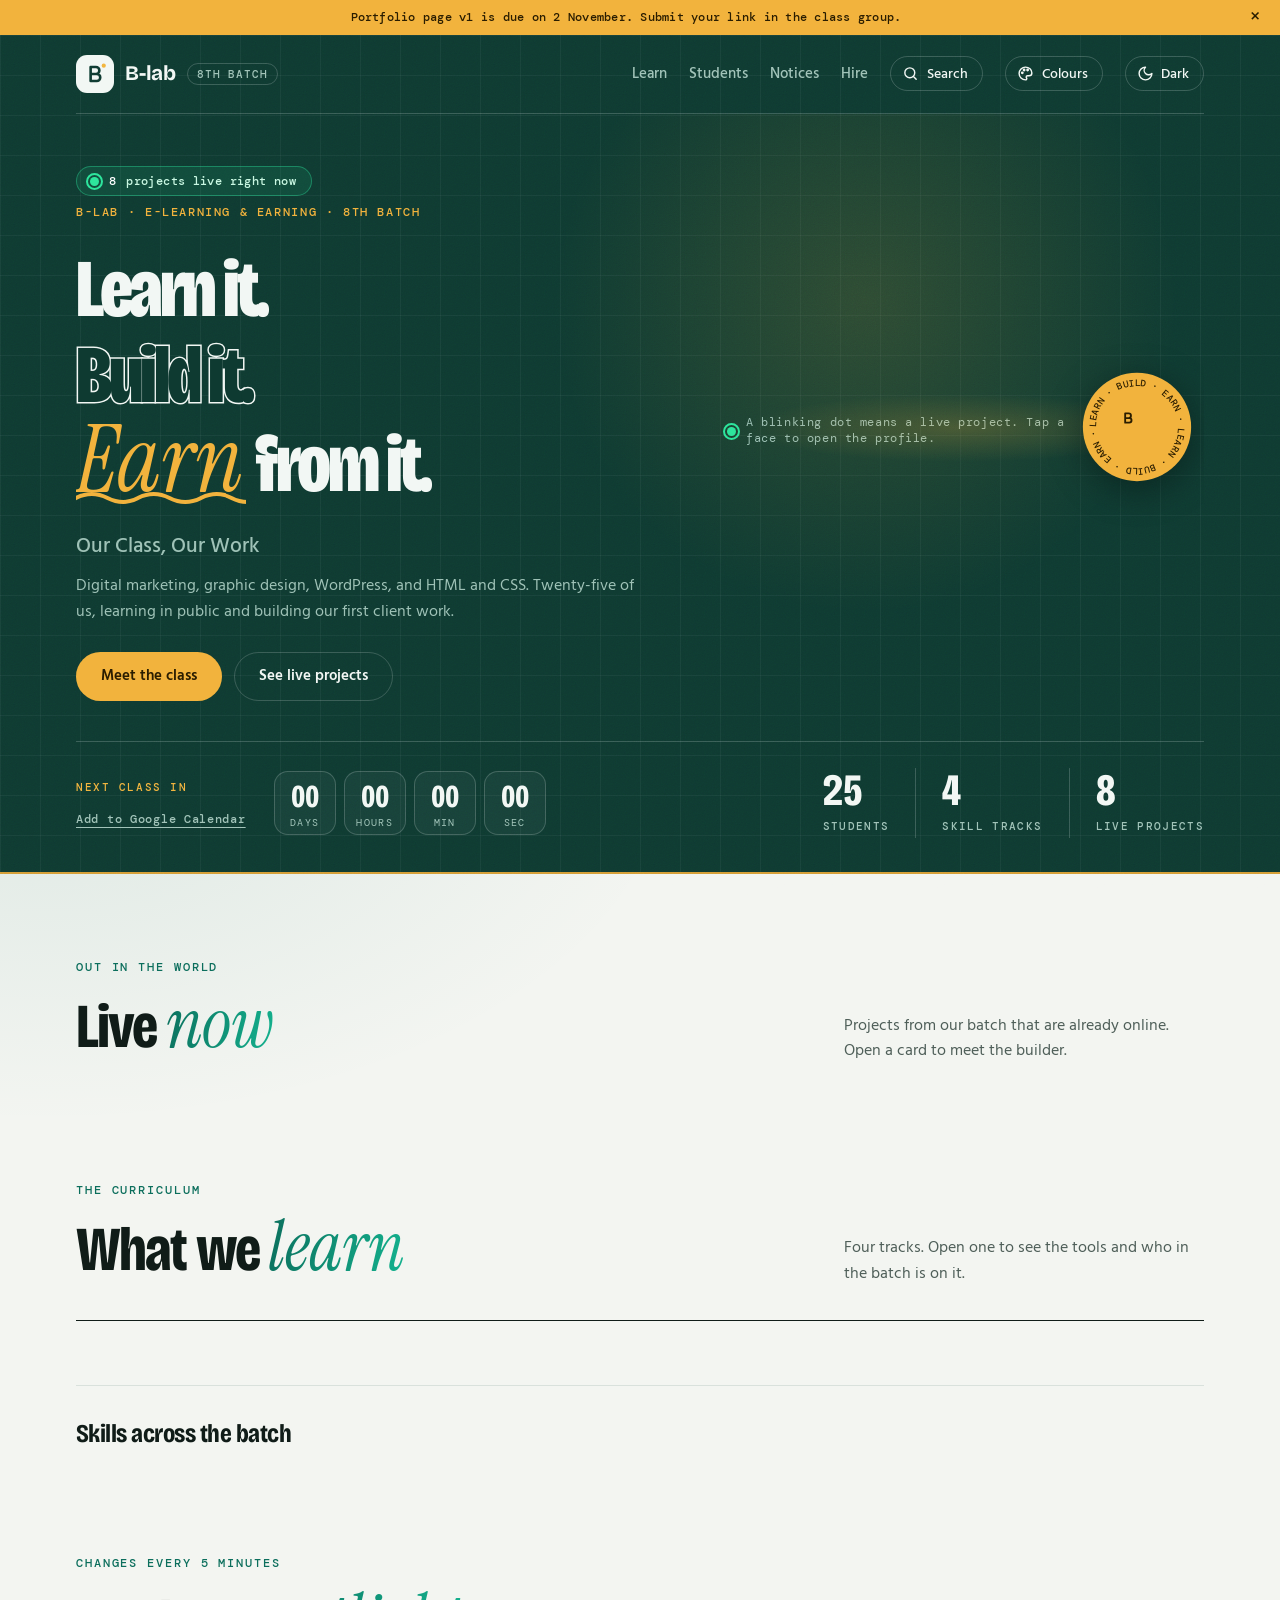
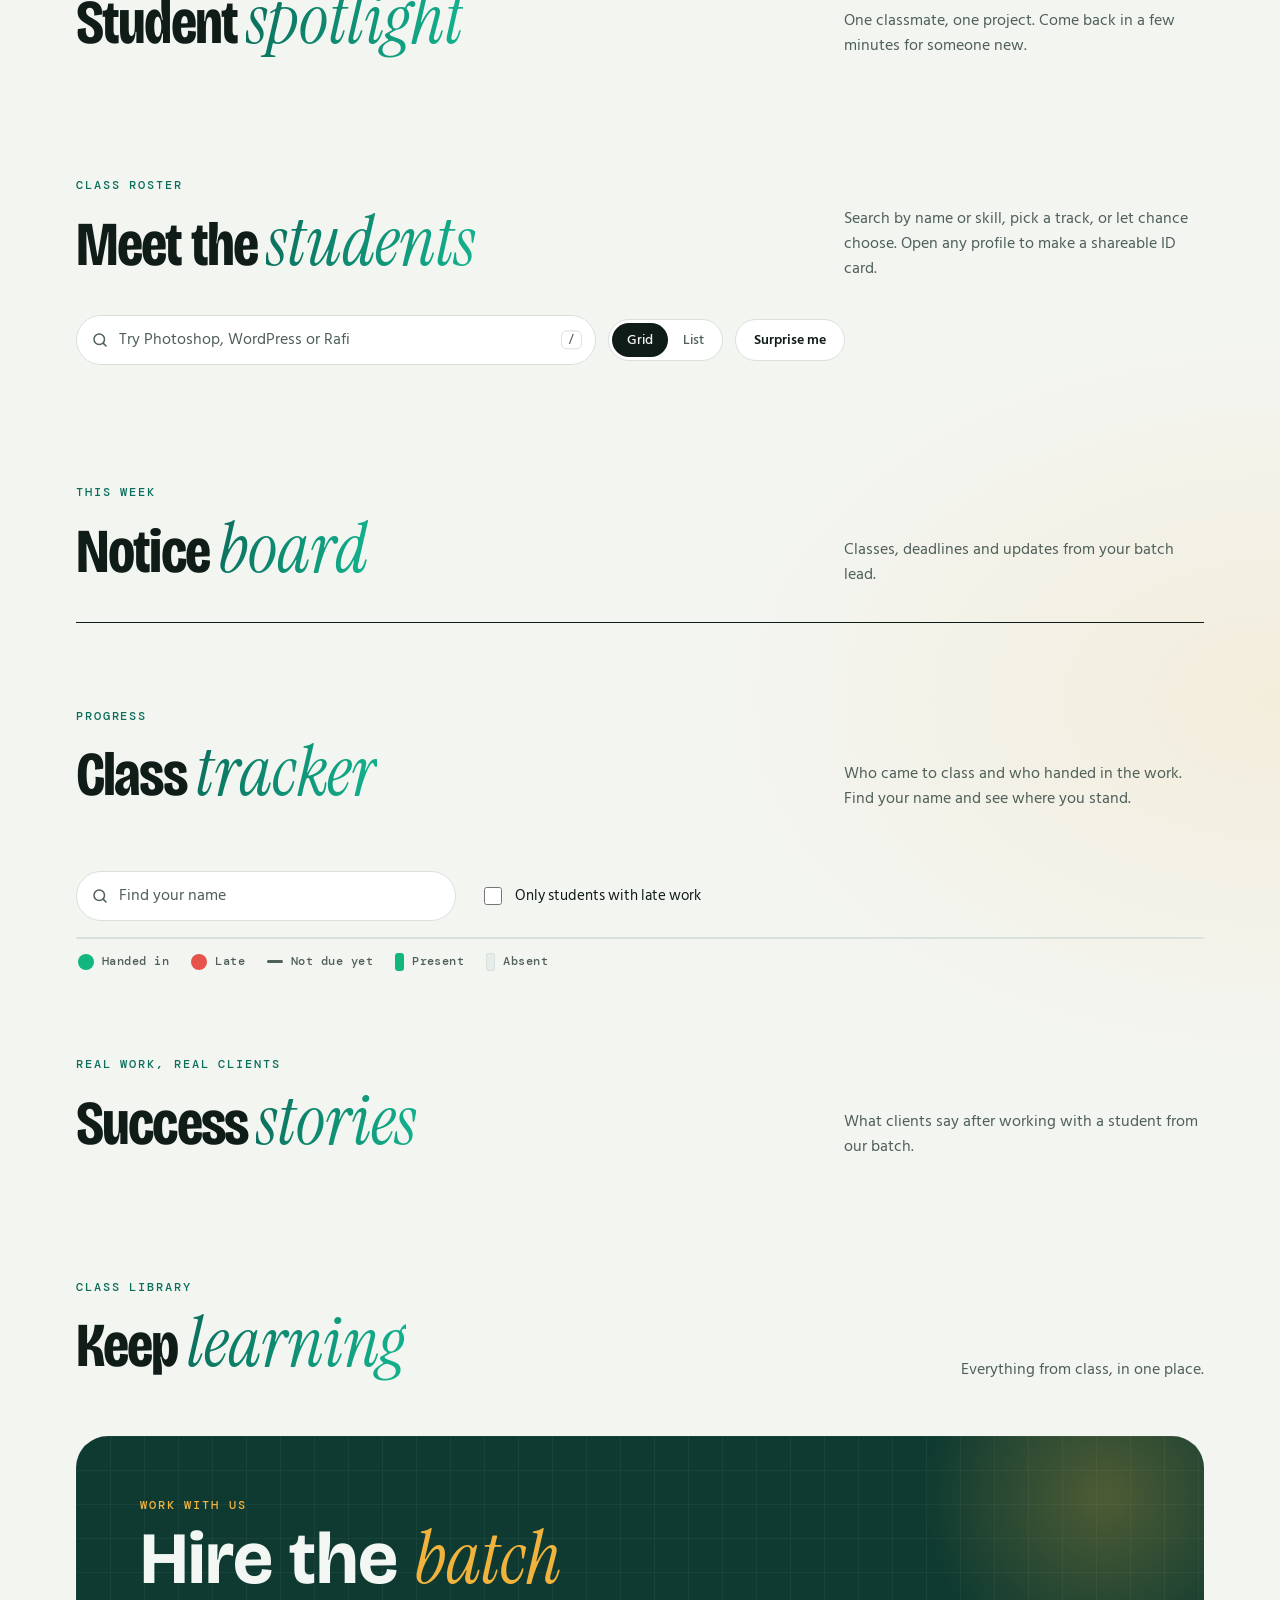
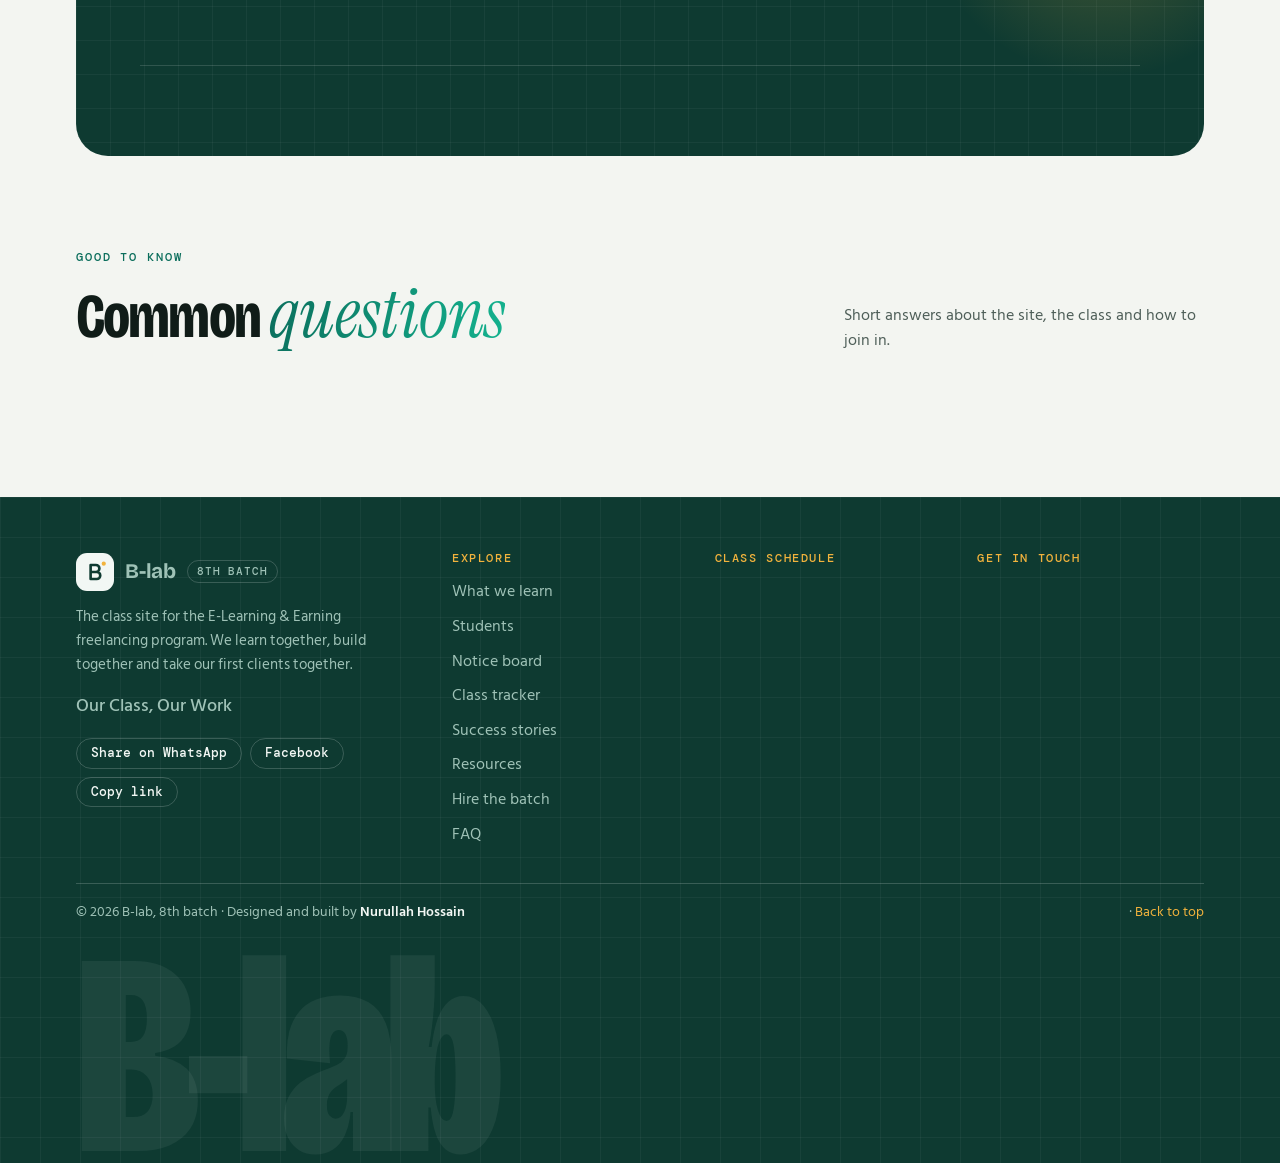
<file: index.html>
<!doctype html>
<html lang="en">
  <head>
    <meta charset="utf-8" />
    <meta name="viewport" content="width=device-width, initial-scale=1, viewport-fit=cover" />
    <meta
      name="description"
      content="B-lab class hub: the 8th batch of the E-Learning and Earning freelancing program. Digital marketing, graphic design, WordPress, HTML and CSS."
    />
    <meta name="theme-color" content="#0E3A31" />
    <meta property="og:type" content="website" />
    <meta property="og:site_name" content="B-lab Class Hub" />
    <meta property="og:title" content="B-lab Class Hub · Learn it. Build it. Earn from it." />
    <meta
      property="og:description"
      content="Meet the 25 students of the E-Learning and Earning 8th batch. Digital marketing, graphic design, WordPress, HTML and CSS."
    />
    <meta property="og:url" content="https://blabclasshub.vercel.app/" />
    <meta property="og:image" content="https://blabclasshub.vercel.app/og.png" />
    <meta property="og:image:width" content="1200" />
    <meta property="og:image:height" content="630" />
    <meta name="twitter:card" content="summary_large_image" />
    <link rel="manifest" href="manifest.webmanifest" />
    <link rel="apple-touch-icon" href="icons/icon-192.png" />
    <link
      rel="icon"
      href="data:image/svg+xml,%3Csvg xmlns='http://www.w3.org/2000/svg' viewBox='0 0 32 32'%3E%3Crect width='32' height='32' rx='9' fill='%230E3A31'/%3E%3Cpath d='M11 8v16M11 8h6a4 4 0 0 1 0 8h-6M11 16h7a4 4 0 0 1 0 8h-7' stroke='white' stroke-width='3' stroke-linecap='round' stroke-linejoin='round' fill='none'/%3E%3Ccircle cx='26' cy='6.5' r='2.4' fill='%23F2B33D'/%3E%3C/svg%3E"
    />
    <title>B-lab Class Hub</title>
    <link
      rel="stylesheet"
      href="https://fonts.googleapis.com/css2?family=Bricolage+Grotesque:opsz,wdth,wght@12..96,75..100,300..800&family=Hind+Siliguri:wght@400;500;600&family=DM+Mono:wght@400;500&family=Instrument+Serif:ital@1&display=swap"
    />
    <link rel="stylesheet" href="css/style.css" />
  </head>
  <body>
    <div class="banner" id="banner" hidden>
      <a id="bannerText" href="#notices"></a>
      <button id="bannerX" type="button" aria-label="Hide announcement">&times;</button>
    </div>
    <div class="progress" id="prog" aria-hidden="true"></div>

    <div class="band" id="top">
      <div class="shell">
        <header class="top">
          <a class="brand" href="#top"
            ><span class="mark" aria-hidden="true"
              ><svg viewBox="0 0 32 32" fill="none">
                <path
                  d="M11 8v16M11 8h6a4 4 0 0 1 0 8h-6M11 16h7a4 4 0 0 1 0 8h-7"
                  stroke="currentColor"
                  stroke-width="3"
                  stroke-linecap="round"
                  stroke-linejoin="round"
                />
                <circle cx="26" cy="6.5" r="2.4" style="fill: var(--spark)" /></svg></span
            >B-lab <span class="batch">8th batch</span></a
          >
          <nav aria-label="Sections">
            <a href="#learn">Learn</a>
            <a href="#students">Students</a>
            <a href="#notices">Notices</a>
            <a href="#hire">Hire</a>
            <button class="ghost" id="cmdBtn" type="button" aria-label="Search students and sections">
              <svg
                viewBox="0 0 24 24"
                fill="none"
                stroke="currentColor"
                stroke-width="2"
                stroke-linecap="round"
                stroke-linejoin="round"
                aria-hidden="true"
              >
                <circle cx="11" cy="11" r="7" />
                <path d="M20 20l-3.5-3.5" /></svg
              ><span class="lbl">Search</span>
            </button>
            <span class="palwrap"
              ><button class="ghost" id="palBtn" type="button" aria-label="Choose colour theme" aria-expanded="false">
                <svg
                  viewBox="0 0 24 24"
                  fill="none"
                  stroke="currentColor"
                  stroke-width="2"
                  stroke-linecap="round"
                  stroke-linejoin="round"
                  aria-hidden="true"
                >
                  <path
                    d="M12 3a9 9 0 1 0 0 18c1.1 0 1.8-.8 1.8-1.7 0-.5-.2-.8-.4-1.2-.3-.4-.4-.8-.4-1.2 0-1 .8-1.7 1.8-1.7H17a4 4 0 0 0 4-4C21 6.7 17 3 12 3z"
                  />
                  <circle cx="7.5" cy="11" r="1" />
                  <circle cx="10" cy="7" r="1" />
                  <circle cx="15" cy="7" r="1" /></svg
                ><span class="lbl">Colours</span>
              </button>
              <span class="pal" id="pal" hidden role="group" aria-label="Colour theme"></span
            ></span>
            <button class="ghost" id="themeBtn" type="button" aria-label="Switch between light and dark theme">
              <span class="to-dark"
                ><svg
                  viewBox="0 0 24 24"
                  fill="none"
                  stroke="currentColor"
                  stroke-width="2"
                  stroke-linecap="round"
                  stroke-linejoin="round"
                  aria-hidden="true"
                >
                  <path d="M12 3a6 6 0 0 0 9 9 9 9 0 1 1-9-9z" /></svg
                ><span class="lbl">Dark</span></span
              >
              <span class="to-light"
                ><svg
                  viewBox="0 0 24 24"
                  fill="none"
                  stroke="currentColor"
                  stroke-width="2"
                  stroke-linecap="round"
                  stroke-linejoin="round"
                  aria-hidden="true"
                >
                  <circle cx="12" cy="12" r="4" />
                  <path d="M12 2v2M12 20v2M4.93 4.93l1.41 1.41M17.66 17.66l1.41 1.41M2 12h2M20 12h2M4.93 19.07l1.41-1.41M17.66 6.34l1.41-1.41" /></svg
                ><span class="lbl">Light</span></span
              >
            </button>
          </nav>
        </header>

        <section class="hero" aria-labelledby="h1">
          <div class="hero-copy">
            <p class="pills">
              <span class="livepill"><i class="live-dot is-inline" aria-hidden="true"></i><b id="liveNow">8</b> projects live right now</span>
              <span class="hp-tag">B-lab · E-Learning &amp; Earning · 8th batch</span>
            </p>
            <h1 id="h1" aria-label="Learn it. Build it. Earn from it.">
              <span class="ln"><span class="w" style="--i: 0" aria-hidden="true">Learn it.</span></span>
              <span class="ln"><span class="w out" style="--i: 1" aria-hidden="true">Build it.</span></span>
              <span class="ln"
                ><span class="w" style="--i: 2" aria-hidden="true"><em class="earn">Earn</em> from it.</span></span
              >
            </h1>
            <p class="bn" lang="bn">Our Class, Our Work</p>
            <p class="lede">
              Digital marketing, graphic design, WordPress, and HTML and CSS. Twenty-five of us, learning in public and building our first client
              work.
            </p>
            <div class="cta">
              <a class="btn btn--spark" href="#students">Meet the class</a>
              <a class="btn btn--line" href="#live">See live projects</a>
            </div>
          </div>
          <div class="wall-wrap">
            <div class="wall" id="wall" role="group" aria-label="Class photo wall. Select a face to open a profile."></div>
            <svg class="badge" viewBox="0 0 120 120" aria-hidden="true">
              <defs><path id="circ" d="M60 60m-44 0a44 44 0 1 1 88 0a44 44 0 1 1-88 0" /></defs>
              <circle cx="60" cy="60" r="58" fill="var(--spark)" />
              <g class="spin">
                <text><textPath href="#circ" textLength="272" lengthAdjust="spacing">LEARN · BUILD · EARN · LEARN · BUILD · EARN ·</textPath></text>
              </g>
              <g
                transform="translate(40.5 40.5) scale(.62)"
                fill="none"
                stroke="var(--on-spark)"
                stroke-width="3.2"
                stroke-linecap="round"
                stroke-linejoin="round"
              >
                <path d="M11 8v16M11 8h6a4 4 0 0 1 0 8h-6M11 16h7a4 4 0 0 1 0 8h-7" />
              </g>
            </svg>
            <p class="wall-note">
              <i class="live-dot is-inline" aria-hidden="true"></i>A blinking dot means a live project. Tap a face to open the profile.
            </p>
          </div>
        </section>

        <div class="hero-foot">
          <div class="count-card" id="count-card">
            <div>
              <span class="cc-label" id="ccLabel">Next class in</span>
              <p class="cc-title" id="ccTitle"></p>
              <a class="cal" id="calLink" href="#" target="_blank" rel="noopener">Add to Google Calendar</a>
            </div>
            <div class="timer" role="timer" aria-label="Time until the next class">
              <div class="tm"><b id="tD">00</b><span>Days</span></div>
              <div class="tm"><b id="tH">00</b><span>Hours</span></div>
              <div class="tm"><b id="tM">00</b><span>Min</span></div>
              <div class="tm"><b id="tS">00</b><span>Sec</span></div>
            </div>
          </div>
          <div class="stats">
            <div class="stat"><b id="sStudents">25</b><span>Students</span></div>
            <div class="stat"><b id="sTracks">4</b><span>Skill tracks</span></div>
            <div class="stat"><b id="sLive">8</b><span>Live projects</span></div>
          </div>
        </div>
      </div>
    </div>

    <div class="marq" aria-label="Skills we teach"><div class="marq-track" id="marq"></div></div>

    <main>
      <section class="sec shell" id="live" aria-labelledby="h-live">
        <div class="sec-head">
          <div>
            <p class="kicker">Out in the world</p>
            <h2 id="h-live">Live <em>now</em></h2>
          </div>
          <p>Projects from our batch that are already online. Open a card to meet the builder.</p>
        </div>
        <div class="bprog" id="bprog"></div>
        <ul class="livegrid" id="liveList"></ul>
      </section>

      <section class="sec shell" id="learn" aria-labelledby="h-learn">
        <div class="sec-head">
          <div>
            <p class="kicker">The curriculum</p>
            <h2 id="h-learn">What we <em>learn</em></h2>
          </div>
          <p>Four tracks. Open one to see the tools and who in the batch is on it.</p>
        </div>
        <ul class="tracks" id="tracks"></ul>
        <div class="skillmap" id="skillmap">
          <h3 class="sm-title">Skills across the batch</h3>
          <div class="sm-rows" id="smRows"></div>
        </div>
      </section>

      <section class="sec shell" id="spotlight" aria-labelledby="h-spot">
        <div class="sec-head">
          <div>
            <p class="kicker">Changes every 5 minutes</p>
            <h2 id="h-spot">Student <em>spotlight</em></h2>
          </div>
          <p>One classmate, one project. Come back in a few minutes for someone new.</p>
        </div>
        <div class="spot" id="spot"></div>
      </section>

      <section class="sec shell" id="students" aria-labelledby="h-students">
        <div class="sec-head">
          <div>
            <p class="kicker">Class roster</p>
            <h2 id="h-students">Meet the <em>students</em></h2>
          </div>
          <p>Search by name or skill, pick a track, or let chance choose. Open any profile to make a shareable ID card.</p>
        </div>
        <div class="tools">
          <div class="search">
            <svg
              viewBox="0 0 24 24"
              fill="none"
              stroke="currentColor"
              stroke-width="2"
              stroke-linecap="round"
              stroke-linejoin="round"
              aria-hidden="true"
            >
              <circle cx="11" cy="11" r="7" />
              <path d="M20 20l-3.5-3.5" />
            </svg>
            <input id="q" type="search" placeholder="Try Photoshop, WordPress or Rafi" aria-label="Search students" />
            <kbd aria-hidden="true">/</kbd>
          </div>
          <div class="seg" id="view" role="group" aria-label="Layout">
            <button type="button" data-view="grid" aria-pressed="true">Grid</button>
            <button type="button" data-view="list" aria-pressed="false">List</button>
          </div>
          <button class="btn-plain" id="shuffleBtn" type="button">Surprise me</button>
        </div>
        <div class="chips" id="chips" role="group" aria-label="Filter by track"></div>
        <p class="count" id="count" aria-live="polite"></p>
        <ul class="grid" id="grid"></ul>
      </section>

      <section class="sec shell" id="notices" aria-labelledby="h-notices">
        <div class="sec-head">
          <div>
            <p class="kicker">This week</p>
            <h2 id="h-notices">Notice <em>board</em></h2>
          </div>
          <p>Classes, deadlines and updates from your batch lead.</p>
        </div>
        <ul class="notes" id="notes"></ul>
      </section>

      <section class="sec shell" id="tracker" aria-labelledby="h-tracker">
        <div class="sec-head">
          <div>
            <p class="kicker">Progress</p>
            <h2 id="h-tracker">Class <em>tracker</em></h2>
          </div>
          <p>Who came to class and who handed in the work. Find your name and see where you stand.</p>
        </div>
        <div class="tk-sum" id="tkSum"></div>
        <div class="tk-tools">
          <div class="search tk-search">
            <svg
              viewBox="0 0 24 24"
              fill="none"
              stroke="currentColor"
              stroke-width="2"
              stroke-linecap="round"
              stroke-linejoin="round"
              aria-hidden="true"
            >
              <circle cx="11" cy="11" r="7" />
              <path d="M20 20l-3.5-3.5" />
            </svg>
            <input id="tkQ" type="search" placeholder="Find your name" aria-label="Find a student in the tracker" />
          </div>
          <label class="tk-chk"><input type="checkbox" id="tkLate" /> Only students with late work</label>
        </div>
        <div class="tk-wrap" id="tkWrap"><table class="tk" id="tkTable"></table></div>
        <p class="tk-key">
          <span><i class="k-ok"></i>Handed in</span><span><i class="k-late"></i>Late</span><span><i class="k-open"></i>Not due yet</span
          ><span><i class="k-p"></i>Present</span><span><i class="k-a"></i>Absent</span>
        </p>
      </section>

      <section class="sec shell" id="stories" aria-labelledby="h-stories">
        <div class="sec-head">
          <div>
            <p class="kicker">Real work, real clients</p>
            <h2 id="h-stories">Success <em>stories</em></h2>
          </div>
          <p>What clients say after working with a student from our batch.</p>
        </div>
        <div class="stories" id="storyList"></div>
      </section>

      <section class="sec shell" id="resources" aria-labelledby="h-res">
        <div class="sec-head">
          <div>
            <p class="kicker">Class library</p>
            <h2 id="h-res">Keep <em>learning</em></h2>
          </div>
          <p>Everything from class, in one place.</p>
        </div>
        <ul class="res" id="res"></ul>
      </section>
      <section class="sec shell" id="hire" aria-labelledby="h-hire">
        <div class="hire">
          <div class="hire-copy">
            <p class="kicker kicker--spark">Work with us</p>
            <h2 id="h-hire">Hire the <em>batch</em></h2>
            <p class="hire-intro" id="hireIntro"></p>
            <div class="hire-cta" id="hireCta"></div>
          </div>
          <ol class="hire-steps" id="hireSteps"></ol>
          <ul class="hire-svc" id="hireSvc"></ul>
        </div>
      </section>

      <section class="sec shell" id="faq" aria-labelledby="h-faq">
        <div class="sec-head">
          <div>
            <p class="kicker">Good to know</p>
            <h2 id="h-faq">Common <em>questions</em></h2>
          </div>
          <p>Short answers about the site, the class and how to join in.</p>
        </div>
        <div class="faq" id="faqList"></div>
      </section>
    </main>

    <footer class="foot band">
      <div class="shell">
        <div class="foot-grid">
          <div class="foot-brand">
            <a class="brand" href="#top"
              ><span class="mark" aria-hidden="true"
                ><svg viewBox="0 0 32 32" fill="none">
                  <path
                    d="M11 8v16M11 8h6a4 4 0 0 1 0 8h-6M11 16h7a4 4 0 0 1 0 8h-7"
                    stroke="currentColor"
                    stroke-width="3"
                    stroke-linecap="round"
                    stroke-linejoin="round"
                  />
                  <circle cx="26" cy="6.5" r="2.4" style="fill: var(--spark)" /></svg></span
              >B-lab <span class="batch">8th batch</span></a
            >
            <p>
              The class site for the E-Learning &amp; Earning freelancing program. We learn together, build together and take our first clients
              together.
            </p>
            <p class="bn" lang="bn">Our Class, Our Work</p>
            <div class="share" id="shareRow"></div>
          </div>
          <nav aria-label="Footer">
            <h3>Explore</h3>
            <ul>
              <li><a href="#learn">What we learn</a></li>
              <li><a href="#students">Students</a></li>
              <li><a href="#notices">Notice board</a></li>
              <li><a href="#tracker">Class tracker</a></li>
              <li><a href="#stories">Success stories</a></li>
              <li><a href="#resources">Resources</a></li>
              <li><a href="#hire">Hire the batch</a></li>
              <li><a href="#faq">FAQ</a></li>
            </ul>
          </nav>
          <div>
            <h3>Class schedule</h3>
            <dl id="fSchedule"></dl>
          </div>
          <div>
            <h3>Get in touch</h3>
            <dl id="fContact"></dl>
          </div>
        </div>
        <div class="foot-bar">
          <span>© 2026 B-lab, 8th batch · Designed and built by <strong>Nurullah Hossain</strong></span>
          <span><span id="fUpdated"></span> · <a href="#top">Back to top</a></span>
        </div>
        <div class="foot-word" aria-hidden="true">B-lab</div>
      </div>
    </footer>

    <div class="dock" id="dock">
      <a class="dock-main" href="#notices"><i class="live-dot is-inline" aria-hidden="true"></i><span id="dockText">Next class</span></a>
      <button class="dock-up" id="toTop" type="button" aria-label="Back to top">
        <svg
          viewBox="0 0 24 24"
          fill="none"
          stroke="currentColor"
          stroke-width="2.2"
          stroke-linecap="round"
          stroke-linejoin="round"
          aria-hidden="true"
        >
          <path d="M12 19V5M5 12l7-7 7 7" />
        </svg>
      </button>
    </div>

    <dialog id="cmdk" aria-label="Search">
      <div class="ck">
        <div class="ck-in">
          <svg
            viewBox="0 0 24 24"
            fill="none"
            stroke="currentColor"
            stroke-width="2"
            stroke-linecap="round"
            stroke-linejoin="round"
            aria-hidden="true"
          >
            <circle cx="11" cy="11" r="7" />
            <path d="M20 20l-3.5-3.5" /></svg
          ><input
            id="ckQ"
            type="text"
            autocomplete="off"
            placeholder="Search a student, skill or section"
            aria-label="Search"
            role="combobox"
            aria-expanded="true"
            aria-controls="ckList"
          /><kbd>Esc</kbd>
        </div>
        <ul class="ck-list" id="ckList" role="listbox"></ul>
        <p class="ck-foot"><span>Up and down to move</span><span>Enter to open</span></p>
      </div>
    </dialog>

    <dialog id="idDlg" aria-label="Student ID card">
      <div class="idc">
        <div class="idc-stage" id="idStage"><img id="idImg" alt="B-lab student ID card" /><span class="idc-glare" aria-hidden="true"></span></div>
        <p class="idc-hint" id="idHint">Move your mouse over the card.</p>
        <div class="idc-actions">
          <button class="btn btn--spark" id="idDl" type="button">Download PNG</button>
          <button class="btn btn--line" id="idShare" type="button" hidden>Share</button>
          <button class="btn btn--line" id="idClose" type="button">Close</button>
        </div>
      </div>
    </dialog>

    <dialog id="dlg" aria-labelledby="mName">
      <div class="m">
        <div class="m-banner">
          <span class="m-roll" id="mRoll"></span>
          <button class="m-close" id="mClose" type="button" aria-label="Close profile">Close</button>
        </div>
        <div class="m-ph" id="mPh" role="img"></div>
        <div class="m-body">
          <h3 id="mName"></h3>
          <p class="m-role" id="mRole"></p>
          <div id="mMeta"></div>
          <p class="m-bio" id="mBio"></p>
          <h4>Skills</h4>
          <div class="chips" id="mSkills"></div>
          <h4>Featured project</h4>
          <p class="m-proj" id="mProj"></p>
          <div id="mTrack"></div>
          <div id="mLinksWrap"></div>
          <div class="m-actions">
            <button id="mCard" class="m-card" type="button">Make ID card</button>
            <button id="mShare" type="button">Copy profile link</button>
            <a id="mLink" href="#" target="_blank" rel="noopener" hidden>Portfolio</a>
          </div>
          <div class="m-nav">
            <button id="mPrev" type="button">Previous</button>
            <span id="mPos"></span>
            <button id="mNext" type="button">Next</button>
          </div>
          <p class="m-hint">Tip: use the left and right arrow keys to browse.</p>
        </div>
      </div>
    </dialog>

    <script src="js/data.js"></script>
    <script src="js/sheet.js"></script>
    <script src="js/app.js"></script>
  </body>
</html>
</file>
<file: css/style.css>
/* B-lab class hub styles.
   Concept: a class yearbook on lab graph paper. Deep green bands, gold sparks, big condensed type,
   one italic serif word per heading. Change colours in the :root block, everything follows. */
:root {
  --bg: #f3f5f1;
  --surface: #ffffff;
  --ink: #101c18;
  --muted: #4f5f59;
  --line: #d9e1dc;
  --accent: #0b6e5c;
  --on-accent: #ffffff;
  --accent-soft: #dcefe8;
  --spark: #f2b33d;
  --on-spark: #2a1d00;
  --hero-bg: #0e3a31;
  --hero-ink: #f2f7f4;
  --hero-muted: #9fc2b7;
  --hero-line: rgba(255, 255, 255, 0.18);
  --hero-grid: rgba(255, 255, 255, 0.045);
  --hero-tile: rgba(255, 255, 255, 0.08);
  --amber-soft: #fbebc8;
  --amber-ink: #6b4500;
  --idle-soft: #e7ecea;
  --idle-ink: #475651;
  --display: "Bricolage Grotesque", "Hind Siliguri", system-ui, sans-serif;
  --body: "Hind Siliguri", system-ui, -apple-system, "Segoe UI", sans-serif;
  --mono: "DM Mono", ui-monospace, SFMono-Regular, Menlo, Consolas, monospace;
  --serif: "Instrument Serif", Georgia, "Times New Roman", serif;
  --to-dark: inline-flex;
  --to-light: none;
  --live: #11b77e;
}
@media (prefers-color-scheme: dark) {
  :root:not([data-theme="light"]) {
    --bg: #0a110f;
    --surface: #121b18;
    --ink: #e8efec;
    --muted: #97a9a2;
    --line: #22302b;
    --accent: #4cc3a6;
    --on-accent: #052a22;
    --accent-soft: #13322b;
    --hero-bg: #0f3027;
    --amber-soft: #3a2c0b;
    --amber-ink: #f2c766;
    --idle-soft: #1d2824;
    --idle-ink: #a9b8b2;
    --to-dark: none;
    --to-light: inline-flex;
    --live: #2ee59d;
    color-scheme: dark;
  }
}
:root[data-theme="dark"] {
  --bg: #0a110f;
  --surface: #121b18;
  --ink: #e8efec;
  --muted: #97a9a2;
  --line: #22302b;
  --accent: #4cc3a6;
  --on-accent: #052a22;
  --accent-soft: #13322b;
  --hero-bg: #0f3027;
  --amber-soft: #3a2c0b;
  --amber-ink: #f2c766;
  --idle-soft: #1d2824;
  --idle-ink: #a9b8b2;
  --to-dark: none;
  --to-light: inline-flex;
  --live: #2ee59d;
  color-scheme: dark;
}
[hidden] {
  display: none !important;
}
* {
  box-sizing: border-box;
}
html {
  scroll-behavior: smooth;
  scroll-padding-top: 12px;
}
body {
  margin: 0;
  background: var(--bg);
  color: var(--ink);
  font: 400 16px/1.6 var(--body);
  padding-block: 0;
  overflow-x: clip;
}
::selection {
  background: var(--spark);
  color: var(--on-spark);
}
.shell {
  max-width: 1160px;
  margin-inline: auto;
  padding-left: max(16px, env(safe-area-inset-left, 0px));
  padding-right: max(16px, env(safe-area-inset-right, 0px));
}
a {
  color: var(--accent);
}
button {
  font: inherit;
  color: inherit;
}
:focus-visible {
  outline: 2px solid var(--accent);
  outline-offset: 3px;
}
.band :focus-visible,
.marq :focus-visible {
  outline-color: var(--spark);
}
h1,
h2,
h3 {
  font-family: var(--display);
  text-wrap: balance;
  margin: 0;
  line-height: 1.1;
}
em {
  font-family: var(--serif);
  font-style: italic;
  font-weight: 400;
  letter-spacing: 0;
}
kbd {
  font: 500 0.7rem/1 var(--mono);
  padding: 3px 6px;
  border-radius: 6px;
  border: 1px solid var(--hero-line);
  color: var(--hero-muted);
}

.band {
  background-color: var(--hero-bg);
  color: var(--hero-ink);
  background-image: linear-gradient(var(--hero-grid) 1px, transparent 1px), linear-gradient(90deg, var(--hero-grid) 1px, transparent 1px);
  background-size: 40px 40px;
}

.progress {
  position: fixed;
  top: env(safe-area-inset-top, 0px);
  left: 0;
  width: 100%;
  height: 3px;
  background: var(--spark);
  transform-origin: 0 50%;
  transform: scaleX(0);
  z-index: 70;
  pointer-events: none;
}
.cur {
  position: fixed;
  left: 0;
  top: 0;
  z-index: 60;
  width: 34px;
  height: 34px;
  margin: -17px 0 0 -17px;
  border: 1.5px solid var(--spark);
  border-radius: 50%;
  pointer-events: none;
  display: grid;
  place-items: center;
  opacity: 0;
  transition:
    width 0.22s,
    height 0.22s,
    margin 0.22s,
    background 0.22s,
    opacity 0.2s;
}
.cur span {
  font: 500 0.62rem/1 var(--mono);
  letter-spacing: 0.1em;
  text-transform: uppercase;
  color: var(--on-spark);
  opacity: 0;
  transition: opacity 0.15s;
}
.cur.on {
  opacity: 1;
}
.cur.is-hover {
  width: 78px;
  height: 78px;
  margin: -39px 0 0 -39px;
  background: var(--spark);
}
.cur.is-hover span {
  opacity: 1;
}
.cur.is-link {
  width: 54px;
  height: 54px;
  margin: -27px 0 0 -27px;
  background: rgba(242, 179, 61, 0.16);
}

/* header */
.top {
  display: flex;
  align-items: center;
  justify-content: space-between;
  gap: 12px;
  flex-wrap: wrap;
  padding-block: 20px;
  border-bottom: 1px solid var(--hero-line);
}
.brand {
  display: flex;
  align-items: center;
  gap: 11px;
  text-decoration: none;
  color: var(--hero-ink);
  font-family: var(--display);
  font-weight: 700;
  font-size: 1.3rem;
  letter-spacing: -0.01em;
}
.mark {
  display: grid;
  place-items: center;
  flex: none;
  width: 38px;
  height: 38px;
  border-radius: 11px;
  background: var(--hero-ink);
  color: var(--hero-bg);
}
.mark svg {
  display: block;
  width: 28px;
  height: 28px;
}
.batch {
  font-family: var(--mono);
  font-weight: 500;
  font-size: 0.68rem;
  letter-spacing: 0.08em;
  text-transform: uppercase;
  line-height: 1.9;
  color: var(--hero-muted);
  border: 1px solid var(--hero-line);
  border-radius: 999px;
  padding: 0 9px;
}
.top nav {
  display: flex;
  align-items: center;
  gap: 22px;
  flex-wrap: wrap;
}
.top nav a {
  color: var(--hero-muted);
  text-decoration: none;
  font-weight: 500;
  font-size: 0.95rem;
}
.top nav a:hover {
  color: var(--hero-ink);
}
.ghost {
  background: none;
  border: 1px solid var(--hero-line);
  color: var(--hero-ink);
  border-radius: 999px;
  padding: 5px 14px 5px 11px;
  cursor: pointer;
  font-size: 0.9rem;
  font-weight: 500;
  display: inline-flex;
  align-items: center;
  gap: 8px;
}
.ghost:hover {
  border-color: var(--spark);
  color: var(--spark);
}
.ghost svg {
  width: 17px;
  height: 17px;
  flex: none;
}
.to-dark {
  display: var(--to-dark);
  align-items: center;
  gap: 7px;
}
.to-light {
  display: var(--to-light);
  align-items: center;
  gap: 7px;
}

/* hero */
.hero {
  display: grid;
  grid-template-columns: minmax(0, 1.2fr) minmax(0, 1fr);
  gap: 40px 64px;
  align-items: center;
  padding-block: 52px 40px;
  overflow-x: clip;
}
.hero > * {
  min-width: 0;
}
.bn {
  margin: 22px 0 0;
  font-size: 1.3rem;
  font-weight: 500;
  color: var(--hero-muted);
}
.lede {
  margin: 10px 0 0;
  max-width: 46ch;
  color: var(--hero-muted);
  font-size: 1.02rem;
}
.cta {
  display: flex;
  flex-wrap: wrap;
  gap: 12px;
  margin-top: 28px;
}
.btn {
  display: inline-flex;
  align-items: center;
  gap: 8px;
  padding: 11px 24px;
  border-radius: 999px;
  font-weight: 600;
  text-decoration: none;
  font-size: 0.95rem;
  border: 1px solid transparent;
  cursor: pointer;
  transition: transform 0.2s;
}
.btn:hover {
  transform: translateY(-2px);
}
.btn--spark {
  background: var(--spark);
  color: var(--on-spark);
}
.btn--line {
  border-color: var(--hero-line);
  color: var(--hero-ink);
  background: none;
}
.btn--line:hover {
  border-color: var(--hero-ink);
}

.wall-wrap {
  position: relative;
  width: 100%;
  max-width: 470px;
  margin-inline: auto;
  padding-bottom: 28px;
  perspective: 900px;
}
.wall-wrap::before {
  content: "";
  position: absolute;
  inset: -12% -14% 0;
  background: radial-gradient(closest-side, rgba(242, 179, 61, 0.2), transparent 72%);
  pointer-events: none;
}
.wall {
  position: relative;
  z-index: 1;
  display: grid;
  grid-template-columns: repeat(5, minmax(0, 1fr));
  gap: 9px;
  transition: transform 0.25s ease-out;
  transform-style: preserve-3d;
}
.tile {
  position: relative;
  display: block;
  aspect-ratio: 1/1;
  max-width: 100%;
  padding: 0;
  border: 0;
  border-radius: 13px;
  overflow: hidden;
  cursor: pointer;
  background: var(--hero-tile);
  --off: 0px;
  translate: 0 var(--off);
  animation:
    pop 0.6s cubic-bezier(0.2, 0.8, 0.2, 1) backwards,
    bob 7s ease-in-out infinite;
  animation-delay: calc(var(--i) * 32ms + 300ms), calc(var(--i) * -0.6s);
  transition: transform 0.2s;
}
.tile:nth-child(5n + 2),
.tile:nth-child(5n + 4) {
  --off: 24px;
}
.tile > img,
.tile > svg {
  display: block;
  width: 100%;
  height: 100%;
  object-fit: cover;
}
.tile:hover,
.tile:focus-visible {
  transform: scale(1.1) translateZ(30px);
  z-index: 2;
}
.tile::after {
  content: "";
  position: absolute;
  inset: 0;
  border-radius: inherit;
  box-shadow: inset 0 0 0 1px rgba(255, 255, 255, 0.16);
  pointer-events: none;
}
.tl {
  position: absolute;
  inset: auto 0 0 0;
  padding: 18px 4px 5px;
  font: 500 0.64rem/1.1 var(--mono);
  text-align: center;
  color: #fff;
  background: linear-gradient(to top, rgba(0, 0, 0, 0.76), transparent);
  opacity: 0;
  transition: opacity 0.15s;
}
.tile:hover .tl,
.tile:focus-visible .tl {
  opacity: 1;
}
.wall-note {
  display: flex;
  align-items: center;
  gap: 10px;
  margin: 20px 0 0;
  font: 400 0.72rem/1.4 var(--mono);
  letter-spacing: 0.05em;
  color: var(--hero-muted);
}
@keyframes pop {
  from {
    opacity: 0;
    transform: scale(0.8);
  }
}
@keyframes bob {
  0%,
  100% {
    translate: 0 var(--off);
  }
  50% {
    translate: 0 calc(var(--off) - 7px);
  }
}
@keyframes rise {
  from {
    transform: translateY(108%);
  }
}

.hero-foot {
  display: flex;
  flex-wrap: wrap;
  justify-content: space-between;
  align-items: center;
  gap: 24px 40px;
  padding-block: 26px 34px;
  border-top: 1px solid var(--hero-line);
}
.count-card {
  display: flex;
  flex-wrap: wrap;
  align-items: center;
  gap: 14px 28px;
  min-width: 0;
}
.cc-label {
  font: 500 0.7rem/1 var(--mono);
  letter-spacing: 0.14em;
  text-transform: uppercase;
  color: var(--spark);
}
.cc-title {
  margin: 6px 0 0;
  font-family: var(--display);
  font-weight: 600;
  font-size: 1.15rem;
  max-width: 26ch;
  line-height: 1.2;
}
.timer {
  display: flex;
  gap: 8px;
}
.tm {
  display: grid;
  justify-items: center;
  min-width: 62px;
  padding: 9px 8px 7px;
  border: 1px solid var(--hero-line);
  border-radius: 14px;
  background: rgba(255, 255, 255, 0.04);
}
.tm b {
  font-family: var(--display);
  font-stretch: 75%;
  font-weight: 700;
  font-size: 2rem;
  line-height: 1;
  font-variant-numeric: tabular-nums;
}
.tm span {
  margin-top: 5px;
  font: 400 0.6rem/1 var(--mono);
  letter-spacing: 0.14em;
  text-transform: uppercase;
  color: var(--hero-muted);
}
.stats {
  display: flex;
  flex-wrap: wrap;
  gap: 16px 0;
}
.stat {
  padding-right: 26px;
  margin-right: 26px;
  border-right: 1px solid var(--hero-line);
}
.stat:last-child {
  border-right: 0;
  margin-right: 0;
  padding-right: 0;
}
.stat b {
  display: block;
  font-family: var(--display);
  font-stretch: 75%;
  font-weight: 700;
  font-size: 2.8rem;
  line-height: 1;
  font-variant-numeric: tabular-nums;
}
.stat span {
  font: 500 0.7rem/1 var(--mono);
  letter-spacing: 0.12em;
  text-transform: uppercase;
  color: var(--hero-muted);
}

/* skills ticker */
.marq {
  overflow: hidden;
  background: var(--spark);
  color: var(--on-spark);
  border-block: 1px solid rgba(0, 0, 0, 0.12);
}
.marq-track {
  display: flex;
  width: max-content;
  animation: marq 38s linear infinite;
}
.marq:hover .marq-track {
  animation-play-state: paused;
}
.marq ul {
  display: flex;
  flex: none;
  list-style: none;
  margin: 0;
  padding: 0;
}
.marq li {
  display: flex;
  align-items: center;
  gap: 28px;
  padding: 14px 0 16px 28px;
  font-family: var(--display);
  font-stretch: 75%;
  font-weight: 700;
  font-size: clamp(1.7rem, 4vw, 2.8rem);
  letter-spacing: -0.02em;
  white-space: nowrap;
}
.marq li::after {
  content: "";
  width: 12px;
  height: 12px;
  border-radius: 50%;
  background: var(--on-spark);
  flex: none;
}
@keyframes marq {
  to {
    transform: translateX(-50%);
  }
}

/* sections */
.sec {
  padding-block: 88px 0;
}
.sec-head {
  display: flex;
  align-items: flex-end;
  justify-content: space-between;
  gap: 12px 32px;
  flex-wrap: wrap;
  margin-bottom: 34px;
}
.kicker {
  margin: 0 0 12px;
  font: 500 0.74rem/1 var(--mono);
  letter-spacing: 0.16em;
  text-transform: uppercase;
  color: var(--accent);
}
.sec-head h2 {
  font-size: clamp(2.3rem, 5.6vw, 3.9rem);
  font-weight: 700;
  font-stretch: 78%;
  letter-spacing: -0.03em;
}
.sec-head h2 em {
  color: var(--accent);
  font-size: 1.12em;
}
.sec-head > p {
  margin: 0;
  max-width: 40ch;
  color: var(--muted);
  font-size: 0.98rem;
}
.js .rv {
  transform: translateY(30px);
  transition: transform 0.8s cubic-bezier(0.2, 0.8, 0.2, 1);
}
.js .rv.in {
  transform: none;
}

/* what we learn */
.tracks {
  list-style: none;
  margin: 0;
  padding: 0;
  border-bottom: 1px solid var(--ink);
}
.tr {
  border-top: 1px solid var(--ink);
}
.tr-btn {
  display: grid;
  grid-template-columns: 64px minmax(0, 1fr) auto 46px;
  align-items: center;
  gap: 8px 20px;
  width: 100%;
  padding: 26px 0;
  background: none;
  border: 0;
  text-align: left;
  cursor: pointer;
}
.tr-n {
  font: 500 0.8rem/1 var(--mono);
  letter-spacing: 0.1em;
  color: var(--muted);
}
.tr-name {
  font-family: var(--display);
  font-weight: 700;
  font-stretch: 75%;
  font-size: clamp(2.1rem, 6vw, 4.6rem);
  letter-spacing: -0.035em;
  line-height: 1;
  transition:
    transform 0.35s cubic-bezier(0.2, 0.8, 0.2, 1),
    color 0.2s;
}
.tr-btn:hover .tr-name {
  transform: translateX(14px);
  color: var(--accent);
}
.tr-tools {
  display: flex;
  flex-wrap: wrap;
  gap: 8px;
  justify-content: flex-end;
}
.tr-tools span {
  font: 500 0.72rem/1 var(--mono);
  letter-spacing: 0.04em;
  padding: 7px 12px;
  border-radius: 999px;
  border: 1px solid var(--line);
  color: var(--muted);
  white-space: nowrap;
}
.tr-plus {
  position: relative;
  width: 46px;
  height: 46px;
  border: 1px solid var(--ink);
  border-radius: 50%;
  transition:
    transform 0.35s,
    background 0.2s;
}
.tr-plus::before,
.tr-plus::after {
  content: "";
  position: absolute;
  left: 50%;
  top: 50%;
  width: 16px;
  height: 2px;
  margin: -1px 0 0 -8px;
  background: var(--ink);
}
.tr-plus::after {
  transform: rotate(90deg);
  transition: transform 0.35s;
}
.tr.open .tr-plus {
  background: var(--spark);
  border-color: var(--spark);
}
.tr.open .tr-plus::before,
.tr.open .tr-plus::after {
  background: var(--on-spark);
}
.tr.open .tr-plus::after {
  transform: rotate(0);
}
.tr-body {
  display: grid;
  grid-template-rows: 0fr;
  transition: grid-template-rows 0.5s cubic-bezier(0.2, 0.8, 0.2, 1);
}
.tr.open .tr-body {
  grid-template-rows: 1fr;
}
.tr-in {
  overflow: hidden;
  min-height: 0;
}
.tr-grid {
  display: grid;
  grid-template-columns: 64px minmax(0, 1.1fr) minmax(0, 1fr);
  gap: 24px 20px;
  padding: 2px 0 34px;
}
.tr-grid > * {
  min-width: 0;
}
.tr-grid p {
  margin: 0;
  color: var(--muted);
  font-size: 1.05rem;
  max-width: 44ch;
}
.faces {
  display: flex;
  align-items: center;
  flex-wrap: wrap;
  gap: 14px 18px;
}
.faces .stackrow {
  display: flex;
}
.faces .f {
  width: 44px;
  height: 44px;
  border-radius: 50%;
  overflow: hidden;
  border: 2px solid var(--bg);
  margin-left: -10px;
  flex: none;
  background: var(--idle-soft);
}
.faces .f:first-child {
  margin-left: 0;
}
.faces .f > img,
.faces .f > svg {
  display: block;
  width: 100%;
  height: 100%;
  object-fit: cover;
}
.link-btn {
  background: none;
  border: 0;
  padding: 0;
  cursor: pointer;
  color: var(--accent);
  font-weight: 600;
  text-decoration: underline;
  text-underline-offset: 4px;
}

/* spotlight */
.spot {
  display: grid;
  grid-template-columns: minmax(0, 0.9fr) minmax(0, 1.1fr);
  gap: 32px 56px;
  align-items: center;
}
.spot > * {
  min-width: 0;
}
.spot-ph {
  position: relative;
  border-radius: 28px;
  overflow: hidden;
  aspect-ratio: 1/1;
  max-width: 100%;
  background: var(--idle-soft);
}
.spot-ph > img,
.spot-ph > svg {
  display: block;
  width: 100%;
  height: 100%;
  object-fit: cover;
}
.sticker {
  position: absolute;
  top: 16px;
  left: 16px;
  padding: 7px 13px;
  border-radius: 999px;
  background: var(--spark);
  color: var(--on-spark);
  font: 500 0.68rem/1 var(--mono);
  letter-spacing: 0.12em;
  text-transform: uppercase;
}
.spot h3 {
  font-size: clamp(2.2rem, 5vw, 3.6rem);
  font-weight: 700;
  font-stretch: 80%;
  letter-spacing: -0.03em;
}
.spot .role {
  margin: 6px 0 0;
  color: var(--accent);
  font-weight: 600;
  font-size: 1.1rem;
}
.spot .bio {
  margin: 16px 0 0;
  color: var(--muted);
  font-size: 1.08rem;
  max-width: 46ch;
}
.spot .chips {
  margin-top: 18px;
}
.spot .proj {
  margin: 20px 0 0;
  font: 400 0.72rem/1 var(--mono);
  letter-spacing: 0.12em;
  text-transform: uppercase;
  color: var(--muted);
}
.spot .proj b {
  display: block;
  margin-top: 8px;
  font: 600 1.15rem/1.3 var(--body);
  letter-spacing: 0;
  text-transform: none;
  color: var(--ink);
}
.spot .btn {
  margin-top: 24px;
  background: var(--ink);
  color: var(--bg);
}

/* roster */
.tools {
  display: flex;
  flex-wrap: wrap;
  align-items: center;
  gap: 12px;
  margin-bottom: 14px;
}
.search {
  position: relative;
  flex: 1 1 280px;
  max-width: 520px;
  min-width: 0;
}
.search svg {
  position: absolute;
  left: 15px;
  top: 50%;
  width: 18px;
  height: 18px;
  margin-top: -9px;
  color: var(--muted);
  pointer-events: none;
}
.search input {
  width: 100%;
  font: inherit;
  color: var(--ink);
  background: var(--surface);
  border: 1px solid var(--line);
  border-radius: 999px;
  padding: 11px 54px 11px 42px;
}
.search input::placeholder {
  color: var(--muted);
}
.search input:hover {
  border-color: var(--muted);
}
.search kbd {
  position: absolute;
  right: 14px;
  top: 50%;
  transform: translateY(-50%);
  color: var(--muted);
  border-color: var(--line);
}
.seg {
  display: inline-flex;
  border: 1px solid var(--line);
  border-radius: 999px;
  padding: 3px;
  background: var(--surface);
}
.seg button {
  background: none;
  border: 0;
  padding: 6px 15px;
  border-radius: 999px;
  cursor: pointer;
  font-size: 0.88rem;
  font-weight: 500;
  color: var(--muted);
}
.seg button[aria-pressed="true"] {
  background: var(--ink);
  color: var(--bg);
}
.btn-plain {
  background: var(--surface);
  border: 1px solid var(--line);
  border-radius: 999px;
  padding: 8px 18px;
  cursor: pointer;
  font-size: 0.9rem;
  font-weight: 600;
}
.btn-plain:hover {
  border-color: var(--ink);
}
.chips {
  display: flex;
  flex-wrap: wrap;
  gap: 8px;
}
.chip {
  background: var(--surface);
  border: 1px solid var(--line);
  border-radius: 999px;
  padding: 4px 14px;
  cursor: pointer;
  font-size: 0.9rem;
  font-weight: 500;
}
.chip:hover {
  border-color: var(--ink);
}
.chip[aria-pressed="true"] {
  background: var(--ink);
  border-color: var(--ink);
  color: var(--bg);
}
.chip small {
  font-family: var(--mono);
  font-size: 0.72rem;
  opacity: 0.7;
  margin-left: 6px;
}
.count {
  margin: 16px 0 20px;
  font: 400 0.76rem/1 var(--mono);
  letter-spacing: 0.08em;
  text-transform: uppercase;
  color: var(--muted);
}

.grid {
  list-style: none;
  margin: 0;
  padding: 0;
  display: grid;
  grid-template-columns: repeat(auto-fill, minmax(196px, 1fr));
  gap: 16px;
}
.card {
  display: flex;
  flex-direction: column;
  gap: 2px;
  width: 100%;
  height: 100%;
  text-align: left;
  background: var(--surface);
  border: 1px solid var(--line);
  border-radius: 18px;
  padding: 10px 10px 16px;
  cursor: pointer;
  transition:
    border-color 0.15s,
    transform 0.25s;
}
.card:hover {
  border-color: var(--ink);
  transform: translateY(-4px);
}
.ph {
  position: relative;
  border-radius: 11px;
  overflow: hidden;
  aspect-ratio: 1/1;
  max-width: 100%;
  margin-bottom: 10px;
  background: var(--idle-soft);
}
.ph > img,
.ph > svg {
  display: block;
  width: 100%;
  height: 100%;
  object-fit: cover;
  transition: transform 0.5s cubic-bezier(0.2, 0.8, 0.2, 1);
}
.card:hover .ph > img,
.card:hover .ph > svg {
  transform: scale(1.07);
}
.roll {
  position: absolute;
  top: 8px;
  left: 8px;
  font: 500 0.68rem/1 var(--mono);
  letter-spacing: 0.08em;
  padding: 5px 7px;
  border-radius: 7px;
  background: rgba(10, 20, 17, 0.74);
  color: #fff;
}
.ct {
  display: flex;
  flex-direction: column;
  gap: 2px;
  min-width: 0;
}
.nm {
  font-family: var(--display);
  font-weight: 700;
  font-size: 1.12rem;
  line-height: 1.2;
  letter-spacing: -0.01em;
  padding-inline: 5px;
}
.rl {
  color: var(--muted);
  font-size: 0.92rem;
  line-height: 1.35;
  padding-inline: 5px;
}
.sk {
  color: var(--muted);
  font-size: 0.84rem;
  line-height: 1.4;
  padding-inline: 5px;
  margin-top: 2px;
}
.row {
  display: flex;
  flex-wrap: wrap;
  align-items: center;
  gap: 6px 8px;
  margin-top: 10px;
  padding-inline: 5px;
}
.trk {
  font: 400 0.7rem/1 var(--mono);
  letter-spacing: 0.04em;
  color: var(--muted);
}
.pill {
  display: inline-block;
  padding: 0 9px;
  border-radius: 999px;
  font-size: 0.76rem;
  font-weight: 600;
  line-height: 1.65;
}
.pill--live {
  background: var(--accent-soft);
  color: var(--accent);
}
.pill--wip {
  background: var(--amber-soft);
  color: var(--amber-ink);
}
.pill--todo {
  background: var(--idle-soft);
  color: var(--idle-ink);
}
.empty {
  grid-column: 1/-1;
  padding: 36px 0;
  color: var(--muted);
}
.empty button {
  margin-left: 8px;
  background: none;
  border: 0;
  color: var(--accent);
  text-decoration: underline;
  cursor: pointer;
}
.grid--list {
  grid-template-columns: minmax(0, 1fr);
  gap: 0;
  border-top: 1px solid var(--ink);
}
.grid--list .card {
  flex-direction: row;
  align-items: center;
  gap: 18px;
  border: 0;
  border-bottom: 1px solid var(--line);
  border-radius: 0;
  background: none;
  padding: 12px 6px;
}
.grid--list .card:hover {
  transform: none;
  background: var(--surface);
}
.grid--list .ph {
  width: 64px;
  flex: none;
  margin: 0;
  border-radius: 12px;
}
.grid--list .ct {
  flex: 1;
}
.grid--list .row {
  margin: 0;
  flex: none;
}
.grid--list .sk {
  display: block;
}
.grid--list .roll {
  display: none;
}

/* notices */
.notes {
  list-style: none;
  margin: 0;
  padding: 0;
  border-top: 1px solid var(--ink);
}
.note {
  display: grid;
  grid-template-columns: 110px minmax(0, 1fr) auto;
  gap: 6px 28px;
  align-items: center;
  padding: 24px 0;
  border-bottom: 1px solid var(--line);
}
.note > * {
  min-width: 0;
}
.nd {
  display: block;
  line-height: 1;
}
.nd b {
  display: block;
  font-family: var(--display);
  font-stretch: 75%;
  font-weight: 700;
  font-size: 3.4rem;
  letter-spacing: -0.02em;
  font-variant-numeric: tabular-nums;
}
.nd span {
  display: block;
  margin-top: 6px;
  font: 400 0.7rem/1 var(--mono);
  letter-spacing: 0.12em;
  text-transform: uppercase;
  color: var(--muted);
}
.note h3 {
  font-size: 1.3rem;
  font-weight: 600;
  letter-spacing: -0.01em;
}
.note p {
  margin: 4px 0 0;
  color: var(--muted);
  font-size: 0.96rem;
}
.tag {
  font: 500 0.7rem/1 var(--mono);
  letter-spacing: 0.08em;
  text-transform: uppercase;
  padding: 6px 11px;
  border-radius: 999px;
  background: var(--idle-soft);
  color: var(--idle-ink);
  white-space: nowrap;
}
.tag--due {
  background: var(--amber-soft);
  color: var(--amber-ink);
}
.tag--class {
  background: var(--accent-soft);
  color: var(--accent);
}

/* resources */
.res {
  list-style: none;
  margin: 0;
  padding: 0;
  display: grid;
  grid-template-columns: repeat(auto-fit, minmax(270px, 1fr));
  gap: 14px;
}
.res li {
  min-width: 0;
}
.rcard {
  display: flex;
  gap: 16px;
  align-items: flex-start;
  height: 100%;
  padding: 20px;
  background: var(--surface);
  border: 1px solid var(--line);
  border-radius: 18px;
  color: var(--ink);
  text-decoration: none;
  transition:
    border-color 0.15s,
    transform 0.25s;
}
a.rcard:hover {
  border-color: var(--ink);
  transform: translateY(-3px);
}
.ri {
  display: grid;
  place-items: center;
  flex: none;
  width: 44px;
  height: 44px;
  border-radius: 12px;
  background: var(--accent-soft);
  color: var(--accent);
}
.ri svg {
  width: 22px;
  height: 22px;
}
.rk {
  font: 500 0.68rem/1 var(--mono);
  letter-spacing: 0.12em;
  text-transform: uppercase;
  color: var(--accent);
}
.rcard h3 {
  font-size: 1.12rem;
  font-weight: 600;
  margin: 6px 0 2px;
  letter-spacing: -0.01em;
}
.rcard p {
  margin: 0;
  color: var(--muted);
  font-size: 0.92rem;
}

/* monogram used when a student has no photo yet */
.mg rect {
  fill: var(--mb);
}
.mg text {
  fill: var(--mf);
  font-family: var(--display);
  font-weight: 800;
  font-stretch: 75%;
  letter-spacing: -0.03em;
}
.mg0 {
  --mb: #0e3a31;
  --mf: #f2b33d;
}
.mg1 {
  --mb: #f2b33d;
  --mf: #2a1d00;
}
.mg2 {
  --mb: #dcefe8;
  --mf: #0b6e5c;
}
.mg3 {
  --mb: #0b6e5c;
  --mf: #ffffff;
}
.mg4 {
  --mb: #e9e3d6;
  --mf: #0e3a31;
}
.mg5 {
  --mb: #17493f;
  --mf: #9fc2b7;
}

/* footer */
.foot {
  margin-top: 110px;
  overflow: hidden;
}
.foot-grid {
  display: grid;
  grid-template-columns: minmax(0, 1.5fr) repeat(3, minmax(0, 1fr));
  gap: 36px;
  padding-block: 56px 36px;
}
.foot-grid > * {
  min-width: 0;
}
.foot h3 {
  font-family: var(--mono);
  font-size: 0.72rem;
  font-weight: 500;
  letter-spacing: 0.14em;
  text-transform: uppercase;
  color: var(--spark);
  margin: 0 0 14px;
}
.foot p {
  margin: 14px 0 0;
  max-width: 38ch;
  color: var(--hero-muted);
  font-size: 0.95rem;
}
.foot .bn {
  font-size: 1.1rem;
}
.foot ul {
  list-style: none;
  margin: 0;
  padding: 0;
  display: grid;
  gap: 9px;
}
.foot a {
  color: var(--hero-muted);
  text-decoration: none;
}
.foot a:hover {
  color: var(--hero-ink);
}
.foot dl {
  margin: 0;
  display: grid;
  gap: 12px;
}
.foot dt {
  font: 400 0.68rem/1 var(--mono);
  letter-spacing: 0.1em;
  text-transform: uppercase;
  color: var(--hero-muted);
  margin-bottom: 4px;
}
.foot dd {
  margin: 0;
  color: var(--hero-ink);
  font-size: 0.95rem;
}
.foot-mail {
  display: flex;
  flex-wrap: wrap;
  gap: 8px;
  align-items: center;
}
.foot-mail span {
  font: 400 0.82rem/1.4 var(--mono);
  overflow-wrap: anywhere;
  min-width: 0;
}
.foot-mail .ghost {
  padding: 1px 12px;
  font-size: 0.82rem;
}
.foot-bar {
  display: flex;
  flex-wrap: wrap;
  justify-content: space-between;
  gap: 8px 24px;
  padding-block: 18px;
  border-top: 1px solid var(--hero-line);
  font-size: 0.85rem;
  color: var(--hero-muted);
}
.foot-bar a {
  color: var(--spark);
}
.foot-bar strong {
  color: var(--hero-ink);
  font-weight: 600;
}
.foot-word {
  margin: 8px 0 0;
  font-family: var(--display);
  font-size: clamp(5.5rem, 25vw, 18rem);
  font-weight: 800;
  font-stretch: 75%;
  letter-spacing: -0.04em;
  line-height: 0.74;
  color: rgba(255, 255, 255, 0.06);
  white-space: nowrap;
  user-select: none;
  overflow: hidden;
}

/* profile popup */
dialog {
  border: 1px solid var(--line);
  border-radius: 22px;
  background: var(--surface);
  color: var(--ink);
  padding: 0;
  width: min(600px, calc(100vw - 32px));
  max-height: calc(100vh - 32px);
  overflow: auto;
}
dialog[open] {
  animation: dlg 0.35s cubic-bezier(0.2, 0.8, 0.2, 1);
}
dialog::backdrop {
  background: rgba(6, 12, 10, 0.64);
}
@keyframes dlg {
  from {
    opacity: 0;
    transform: translateY(24px) scale(0.97);
  }
}
.m {
  position: relative;
}
.m-banner {
  display: flex;
  justify-content: space-between;
  align-items: flex-start;
  height: 100px;
  padding: 16px 18px;
  background-color: var(--hero-bg);
  background-image: linear-gradient(var(--hero-grid) 1px, transparent 1px), linear-gradient(90deg, var(--hero-grid) 1px, transparent 1px);
  background-size: 28px 28px;
}
.m-roll {
  font: 500 0.72rem/1 var(--mono);
  letter-spacing: 0.14em;
  color: var(--hero-muted);
  padding-top: 6px;
}
.m-close {
  background: none;
  border: 1px solid var(--hero-line);
  color: var(--hero-ink);
  border-radius: 999px;
  padding: 3px 15px;
  cursor: pointer;
  font-size: 0.88rem;
}
.m-close:hover {
  border-color: var(--spark);
  color: var(--spark);
}
.m-close:focus-visible {
  outline-color: var(--spark);
}
.m-ph {
  position: relative;
  width: 124px;
  height: 124px;
  margin: -62px 0 0 24px;
  border-radius: 22px;
  overflow: hidden;
  border: 4px solid var(--surface);
  background: var(--idle-soft);
}
.m-ph > img,
.m-ph > svg {
  display: block;
  width: 100%;
  height: 100%;
  object-fit: cover;
}
.m-body {
  padding: 14px 24px 24px;
}
.m-body h3 {
  font-size: 2.1rem;
  font-weight: 700;
  letter-spacing: -0.02em;
}
.m-role {
  margin: 2px 0 10px;
  color: var(--muted);
}
.m-body p.m-bio {
  margin: 16px 0 0;
}
.m-body h4 {
  margin: 22px 0 8px;
  font: 500 0.7rem/1 var(--mono);
  letter-spacing: 0.14em;
  text-transform: uppercase;
  color: var(--muted);
}
.m-body .chips .chip {
  cursor: default;
  background: var(--idle-soft);
  border-color: transparent;
  color: var(--ink);
}
.m-body .chips .chip:hover {
  border-color: transparent;
}
.m-proj {
  margin: 0;
  font-weight: 500;
}
.m-actions {
  display: flex;
  flex-wrap: wrap;
  gap: 10px;
  align-items: center;
  margin-top: 22px;
}
.m-actions button,
.m-actions a,
.m-nav button {
  background: none;
  border: 1px solid var(--line);
  border-radius: 999px;
  padding: 5px 16px;
  cursor: pointer;
  font-size: 0.9rem;
  color: var(--ink);
  text-decoration: none;
}
.m-actions button:hover,
.m-actions a:hover,
.m-nav button:hover {
  border-color: var(--ink);
}
.m-nav {
  display: flex;
  align-items: center;
  justify-content: space-between;
  gap: 12px;
  margin-top: 24px;
  padding-top: 18px;
  border-top: 1px solid var(--line);
}
.m-nav span {
  color: var(--muted);
  font: 400 0.76rem/1 var(--mono);
  letter-spacing: 0.08em;
  font-variant-numeric: tabular-nums;
}
.m-hint {
  margin: 10px 0 0;
  font: 400 0.68rem/1.4 var(--mono);
  letter-spacing: 0.06em;
  color: var(--muted);
}

@media (max-width: 900px) {
  .foot-grid {
    grid-template-columns: repeat(2, minmax(0, 1fr));
  }
  .foot-brand {
    grid-column: 1/-1;
  }
  .tr-grid {
    grid-template-columns: minmax(0, 1fr);
  }
  .tr-grid > :first-child {
    display: none;
  }
}
@media (max-width: 820px) {
  .hero h1 {
    font-size: clamp(3.3rem, 13.5vw, 6rem);
  }
  .badge {
    right: -6px;
    bottom: -14px;
    width: 92px;
    height: 92px;
  }
  .hero {
    grid-template-columns: minmax(0, 1fr);
    padding-block: 36px 28px;
  }
  .sec {
    padding-block: 68px 0;
  }
  .spot {
    grid-template-columns: minmax(0, 1fr);
  }
  .tr-btn {
    grid-template-columns: 36px minmax(0, 1fr) 46px;
  }
  .tr-tools {
    display: none;
  }
}
@media (max-width: 620px) {
  .note {
    grid-template-columns: minmax(0, 1fr) auto;
    gap: 10px 16px;
  }
  .nd {
    grid-column: 1/-1;
    display: flex;
    align-items: baseline;
    gap: 12px;
  }
  .nd b {
    font-size: 2.6rem;
  }
  .nd span {
    margin-top: 0;
  }
  .tag {
    grid-column: 2;
    grid-row: 2;
  }
  .note > div:nth-child(2) {
    grid-column: 1;
    grid-row: 2;
  }
  .m-head-gap {
    display: none;
  }
  .grid--list .row .trk {
    display: none;
  }
}
@media (max-width: 520px) {
  .top nav {
    gap: 16px;
  }
  .ghost .lbl {
    display: none;
  }
  .ghost {
    padding: 6px 10px;
  }
  .top nav a[href="#notices"] {
    display: none;
  }
  .foot-grid {
    grid-template-columns: minmax(0, 1fr);
  }
  .stat {
    padding-right: 18px;
    margin-right: 18px;
  }
  .stat b {
    font-size: 2.3rem;
  }
  .tm {
    min-width: 54px;
  }
  .tm b {
    font-size: 1.7rem;
  }
  .search kbd {
    display: none;
  }
  .sm-row {
    grid-template-columns: 104px minmax(0, 1fr) 24px;
  }
  .dock-main {
    padding: 10px 14px;
  }
  .tile:nth-child(5n + 2),
  .tile:nth-child(5n + 4) {
    --off: 16px;
  }
}

/* hero heading and pills */
.hero-copy > * {
  max-width: 100%;
}
.pills {
  display: flex;
  flex-wrap: wrap;
  align-items: center;
  gap: 10px 16px;
  margin: 0 0 28px;
}
.livepill {
  display: inline-flex;
  align-items: center;
  gap: 10px;
  padding: 8px 15px 8px 13px;
  border-radius: 999px;
  background: rgba(46, 229, 157, 0.1);
  border: 1px solid rgba(46, 229, 157, 0.38);
  color: #c9f7e2;
  font: 500 0.78rem/1 var(--mono);
  letter-spacing: 0.03em;
}
.livepill b {
  font-weight: 500;
  color: #fff;
}
.hp-tag {
  font: 500 0.72rem/1.3 var(--mono);
  letter-spacing: 0.14em;
  text-transform: uppercase;
  color: var(--spark);
}
.hero h1 {
  font-size: clamp(3.3rem, 6.4vw, 6.2rem);
  font-weight: 800;
  font-stretch: 75%;
  letter-spacing: -0.04em;
  line-height: 0.95;
}
.hero h1 .ln {
  display: block;
  overflow: hidden;
  padding: 0.06em 0.08em 0.14em 0;
  margin-block: -0.04em -0.1em;
}
.hero h1 .w {
  display: inline-block;
  animation: rise 1s cubic-bezier(0.2, 0.85, 0.2, 1) backwards;
  animation-delay: calc(var(--i) * 150ms + 150ms);
}
.hero h1 .out {
  color: var(--hero-bg);
  -webkit-text-stroke: 3px var(--hero-ink);
  paint-order: stroke fill;
}
.earn {
  position: relative;
  display: inline-block;
  color: var(--spark);
  font-size: 1.12em;
  line-height: 0.8;
  padding-right: 0.03em;
}
.earn::after {
  content: "";
  position: absolute;
  left: 0;
  right: 0;
  bottom: -0.1em;
  height: 0.17em;
  background: url("data:image/svg+xml,%3Csvg xmlns='http://www.w3.org/2000/svg' viewBox='0 0 40 10'%3E%3Cpath d='M0 5Q10 0 20 5T40 5' fill='none' stroke='%23F2B33D' stroke-width='2.6' stroke-linecap='round'/%3E%3C/svg%3E")
    repeat-x left center/auto 100%;
  animation: wipe 0.9s cubic-bezier(0.2, 0.8, 0.2, 1) 1.1s backwards;
}
@keyframes wipe {
  from {
    clip-path: inset(0 100% 0 0);
  }
}

/* blinking live dot */
.live-dot {
  position: absolute;
  top: 7px;
  right: 7px;
  z-index: 3;
  width: 11px;
  height: 11px;
  border-radius: 50%;
  background: var(--live);
  box-shadow: 0 0 0 2px rgba(6, 20, 16, 0.72);
  animation: blink 1.3s ease-in-out infinite;
}
.live-dot::after {
  content: "";
  position: absolute;
  inset: -5px;
  border-radius: 50%;
  border: 2px solid var(--live);
  animation: ping 1.3s cubic-bezier(0, 0, 0.2, 1) infinite;
}
.live-dot.is-inline {
  position: relative;
  top: auto;
  right: auto;
  flex: none;
  width: 9px;
  height: 9px;
  box-shadow: none;
}
.live-dot.is-inline::after {
  inset: -4px;
}
.band .live-dot,
.dock .live-dot {
  --live: #2ee59d;
}
.ph .live-dot {
  top: 9px;
  right: 9px;
}
@keyframes blink {
  0%,
  100% {
    opacity: 1;
  }
  50% {
    opacity: 0.35;
  }
}
@keyframes ping {
  0% {
    transform: scale(0.6);
    opacity: 0.9;
  }
  80%,
  100% {
    transform: scale(1.55);
    opacity: 0;
  }
}

/* rotating badge */
.badge {
  position: absolute;
  right: 4px;
  bottom: -8px;
  z-index: 4;
  width: 112px;
  height: 112px;
  filter: drop-shadow(0 8px 18px rgba(0, 0, 0, 0.35));
}
.badge .spin {
  transform-origin: 60px 60px;
  animation: spin 22s linear infinite;
}
.badge text {
  font: 500 10px var(--mono);
  fill: var(--on-spark);
}
@keyframes spin {
  to {
    transform: rotate(360deg);
  }
}
.wall-note {
  margin-top: 24px;
  max-width: calc(100% - 120px);
}
.cal {
  display: inline-block;
  margin-top: 8px;
  font: 500 0.74rem/1 var(--mono);
  letter-spacing: 0.06em;
  color: var(--hero-muted);
  text-decoration: underline;
  text-underline-offset: 4px;
}
.cal:hover {
  color: var(--spark);
}

/* live now */
.livegrid {
  list-style: none;
  margin: 0;
  padding: 0;
  display: grid;
  grid-template-columns: repeat(auto-fill, minmax(250px, 1fr));
  gap: 14px;
}
.livegrid > li {
  min-width: 0;
}
.lv {
  display: flex;
  flex-direction: column;
  gap: 16px;
  width: 100%;
  height: 100%;
  text-align: left;
  padding: 18px;
  background: var(--surface);
  border: 1px solid var(--line);
  border-radius: 20px;
  cursor: pointer;
  transition:
    border-color 0.15s,
    transform 0.25s;
}
.lv:hover {
  border-color: var(--ink);
  transform: translateY(-4px);
}
.lv-top {
  display: flex;
  align-items: center;
  gap: 12px;
  min-width: 0;
}
.lv-ph {
  position: relative;
  width: 52px;
  height: 52px;
  border-radius: 50%;
  overflow: hidden;
  flex: none;
  background: var(--idle-soft);
}
.lv-ph > img,
.lv-ph > svg {
  display: block;
  width: 100%;
  height: 100%;
  object-fit: cover;
}
.lv-name,
.lv-role {
  display: block;
}
.lv-name {
  font-family: var(--display);
  font-weight: 700;
  font-size: 1.05rem;
  line-height: 1.2;
}
.lv-role {
  font-size: 0.85rem;
  color: var(--muted);
}
.lv-proj {
  font-family: var(--display);
  font-stretch: 80%;
  font-weight: 700;
  font-size: 1.7rem;
  line-height: 1.08;
  letter-spacing: -0.02em;
}
.lv-foot {
  display: flex;
  align-items: center;
  justify-content: space-between;
  gap: 8px;
  margin-top: auto;
}
.lv-badge {
  display: inline-flex;
  align-items: center;
  gap: 9px;
  font: 500 0.68rem/1 var(--mono);
  letter-spacing: 0.12em;
  text-transform: uppercase;
  color: var(--accent);
}

/* skill map */
.skillmap {
  margin-top: 64px;
  padding-top: 34px;
  border-top: 1px solid var(--line);
}
.sm-title {
  font-size: 1.6rem;
  font-weight: 700;
  font-stretch: 80%;
  letter-spacing: -0.02em;
  margin-bottom: 22px;
}
.sm-rows {
  display: grid;
  grid-template-columns: repeat(auto-fit, minmax(300px, 1fr));
  gap: 14px 56px;
}
.sm-row {
  display: grid;
  grid-template-columns: 132px minmax(0, 1fr) 28px;
  align-items: center;
  gap: 14px;
}
.sm-name {
  font-weight: 500;
  font-size: 0.95rem;
}
.sm-bar {
  height: 10px;
  border-radius: 999px;
  background: var(--idle-soft);
  overflow: hidden;
}
.sm-bar i {
  display: block;
  height: 100%;
  width: var(--w);
  border-radius: inherit;
  background: var(--accent);
  transform-origin: 0 50%;
}
.rv.in .sm-bar i {
  animation: grow 1.1s cubic-bezier(0.2, 0.8, 0.2, 1) backwards;
  animation-delay: calc(var(--n) * 80ms);
}
.sm-row b {
  font: 500 0.8rem/1 var(--mono);
  text-align: right;
}
@keyframes grow {
  from {
    transform: scaleX(0);
  }
}

/* floating class dock */
.dock {
  position: fixed;
  right: max(16px, env(safe-area-inset-right, 0px));
  bottom: calc(16px + env(safe-area-inset-bottom, 0px));
  z-index: 50;
  display: flex;
  align-items: center;
  gap: 8px;
  opacity: 0;
  visibility: hidden;
  transform: translateY(16px);
  transition:
    opacity 0.3s,
    transform 0.3s,
    visibility 0s 0.3s;
}
.dock.show {
  opacity: 1;
  visibility: visible;
  transform: none;
  transition-delay: 0s;
}
.dock-main {
  display: inline-flex;
  align-items: center;
  gap: 11px;
  padding: 11px 18px;
  border-radius: 999px;
  background: var(--ink);
  color: var(--bg);
  text-decoration: none;
  font: 500 0.78rem/1 var(--mono);
  letter-spacing: 0.04em;
  box-shadow: 0 10px 30px rgba(0, 0, 0, 0.28);
}
.dock-up {
  display: grid;
  place-items: center;
  width: 42px;
  height: 42px;
  border: 0;
  border-radius: 50%;
  background: var(--spark);
  color: var(--on-spark);
  cursor: pointer;
  box-shadow: 0 10px 30px rgba(0, 0, 0, 0.28);
}
.dock-up svg {
  width: 18px;
  height: 18px;
}

/* profile links */
.m-links {
  display: flex;
  flex-wrap: wrap;
  gap: 8px;
}
.m-links a {
  display: inline-flex;
  align-items: center;
  gap: 7px;
  padding: 7px 13px;
  border-radius: 999px;
  border: 1px solid var(--line);
  color: var(--ink);
  text-decoration: none;
  font-size: 0.86rem;
  font-weight: 500;
  transition:
    background 0.15s,
    border-color 0.15s,
    transform 0.2s;
}
.m-links a:hover {
  background: var(--ink);
  color: var(--bg);
  border-color: var(--ink);
  transform: translateY(-2px);
}
.m-links a svg {
  width: 13px;
  height: 13px;
}
.m-links.mk a {
  border-color: var(--accent);
  color: var(--accent);
}
.m-links.mk a:hover {
  background: var(--accent);
  color: var(--on-accent);
  border-color: var(--accent);
}
.m-none {
  margin: 0;
  font-size: 0.88rem;
  color: var(--muted);
}
.star {
  display: inline-flex;
  align-items: center;
  gap: 6px;
  margin-top: 10px;
  padding: 5px 12px;
  border-radius: 999px;
  background: var(--spark);
  color: var(--on-spark);
  font: 500 0.7rem/1 var(--mono);
  letter-spacing: 0.1em;
  text-transform: uppercase;
}
.starmark {
  position: absolute;
  left: 8px;
  top: 8px;
  z-index: 3;
  width: 20px;
  height: 20px;
  border-radius: 50%;
  background: var(--spark);
  color: var(--on-spark);
  display: grid;
  place-items: center;
  font-size: 11px;
  line-height: 1;
  box-shadow: 0 0 0 2px rgba(6, 20, 16, 0.6);
}

/* hire the batch */
#hire {
  padding-block: 20px 8px;
}
.hire {
  position: relative;
  overflow: hidden;
  display: grid;
  grid-template-columns: 1.1fr 1fr;
  gap: 36px 56px;
  padding: clamp(28px, 5vw, 64px);
  border-radius: 32px;
  color: var(--hero-ink);
  background: var(--hero-bg);
  background-image:
    linear-gradient(rgba(255, 255, 255, 0.045) 1px, transparent 1px), linear-gradient(90deg, rgba(255, 255, 255, 0.045) 1px, transparent 1px);
  background-size: 34px 34px;
}
.hire::before {
  content: "";
  position: absolute;
  width: 520px;
  height: 520px;
  right: -160px;
  top: -200px;
  border-radius: 50%;
  background: radial-gradient(closest-side, rgba(242, 179, 61, 0.28), transparent 70%);
  pointer-events: none;
}
.hire > * {
  position: relative;
}
.kicker--spark {
  color: var(--spark);
}
.hire h2 {
  font-size: clamp(2.6rem, 6vw, 4.6rem);
  line-height: 0.95;
  margin: 10px 0 0;
}
.hire h2 em {
  color: var(--spark);
}
.hire-intro {
  margin: 20px 0 0;
  max-width: 46ch;
  color: var(--hero-muted);
  line-height: 1.6;
}
.hire-cta {
  display: flex;
  flex-wrap: wrap;
  gap: 10px;
  margin-top: 26px;
}
.hire-steps {
  list-style: none;
  margin: 0;
  padding: 0;
  display: grid;
  gap: 12px;
  counter-reset: s;
}
.hire-steps li {
  counter-increment: s;
  display: grid;
  grid-template-columns: 44px 1fr;
  gap: 4px 16px;
  padding: 16px 18px;
  border: 1px solid rgba(255, 255, 255, 0.14);
  border-radius: 18px;
  background: rgba(255, 255, 255, 0.04);
  backdrop-filter: blur(4px);
}
.hire-steps li::before {
  content: counter(s, decimal-leading-zero);
  grid-row: span 2;
  font: 500 1.5rem/1 var(--mono);
  color: var(--spark);
}
.hire-steps b {
  font-family: var(--display);
  font-size: 1.1rem;
}
.hire-steps span {
  color: var(--hero-muted);
  font-size: 0.92rem;
}
.hire-svc {
  grid-column: 1/-1;
  list-style: none;
  margin: 8px 0 0;
  padding: 26px 0 0;
  border-top: 1px solid rgba(255, 255, 255, 0.14);
  display: grid;
  grid-template-columns: repeat(auto-fit, minmax(210px, 1fr));
  gap: 22px;
}
.hire-svc h3 {
  margin: 0 0 6px;
  font-size: 1.2rem;
  font-stretch: 80%;
}
.hire-svc p {
  margin: 0 0 10px;
  color: var(--hero-muted);
  font-size: 0.9rem;
  line-height: 1.5;
}
.hire-svc .tools-row {
  display: flex;
  flex-wrap: wrap;
  gap: 6px;
}
.hire-svc .tools-row span {
  padding: 4px 10px;
  border-radius: 999px;
  border: 1px solid rgba(255, 255, 255, 0.2);
  font: 500 0.72rem/1 var(--mono);
}
.btn--wa {
  background: #25d366;
  color: #06210f;
}
.btn--wa:hover {
  background: #3be37a;
}

/* faq */
.faq {
  display: grid;
  gap: 10px;
  max-width: 860px;
}
.faq details {
  border: 1px solid var(--line);
  border-radius: 18px;
  background: var(--surface);
  transition: border-color 0.15s;
}
.faq details[open] {
  border-color: var(--ink);
}
.faq summary {
  list-style: none;
  cursor: pointer;
  display: flex;
  align-items: center;
  justify-content: space-between;
  gap: 16px;
  padding: 18px 22px;
  font-family: var(--display);
  font-weight: 600;
  font-size: 1.1rem;
}
.faq summary::-webkit-details-marker {
  display: none;
}
.faq summary::after {
  content: "+";
  flex: none;
  width: 30px;
  height: 30px;
  display: grid;
  place-items: center;
  border-radius: 50%;
  background: var(--idle-soft);
  font: 400 1.3rem/1 var(--mono);
  transition:
    transform 0.3s,
    background 0.2s;
}
.faq details[open] summary::after {
  transform: rotate(45deg);
  background: var(--spark);
  color: var(--on-spark);
}
.faq details p {
  margin: 0;
  padding: 0 22px 20px;
  color: var(--muted);
  line-height: 1.6;
  max-width: 62ch;
}

/* premium touches */
.hero {
  position: relative;
  --mx: 70%;
  --my: 30%;
}
.hero::before {
  content: "";
  position: absolute;
  inset: 0;
  z-index: 0;
  pointer-events: none;
  background: radial-gradient(520px circle at var(--mx) var(--my), rgba(242, 179, 61, 0.14), transparent 60%);
}
.hero > * {
  position: relative;
  z-index: 1;
}
.band::after {
  content: "";
  position: absolute;
  inset: 0;
  pointer-events: none;
  opacity: 0.07;
  mix-blend-mode: overlay;
  background-image: url("data:image/svg+xml,%3Csvg xmlns='http://www.w3.org/2000/svg' width='160' height='160'%3E%3Cfilter id='n'%3E%3CfeTurbulence type='fractalNoise' baseFrequency='.9' numOctaves='2' stitchTiles='stitch'/%3E%3C/filter%3E%3Crect width='100%25' height='100%25' filter='url(%23n)'/%3E%3C/svg%3E");
}
.btn {
  transition:
    transform 0.25s cubic-bezier(0.2, 0.8, 0.2, 1),
    box-shadow 0.25s,
    background 0.2s,
    border-color 0.2s;
}
.btn--spark:hover {
  box-shadow: 0 12px 30px -6px rgba(242, 179, 61, 0.6);
}
.btn--line:hover {
  border-color: var(--spark);
  color: var(--spark);
}
.card {
  transition:
    transform 0.35s cubic-bezier(0.2, 0.8, 0.2, 1),
    box-shadow 0.35s,
    border-color 0.2s;
}
.sec-head h2 em {
  background: linear-gradient(100deg, var(--accent), #14b38f);
  -webkit-background-clip: text;
  background-clip: text;
  color: transparent;
}
.sec-head h2 em::selection {
  color: #fff;
}
@media (max-width: 820px) {
  .hire {
    grid-template-columns: 1fr;
    border-radius: 26px;
  }
}

/* student ID card */
#idDlg {
  width: min(520px, calc(100vw - 24px));
  background: transparent;
  border: 0;
  overflow: visible;
}
#idDlg::backdrop {
  background: rgba(5, 12, 10, 0.82);
  backdrop-filter: blur(6px);
}
.idc {
  display: grid;
  justify-items: center;
  gap: 16px;
}
.idc-stage {
  position: relative;
  width: min(100%, calc((100vh - 170px) * 0.8));
  aspect-ratio: 4/5;
  perspective: 1100px;
}
.idc-stage img {
  display: block;
  width: 100%;
  height: 100%;
  border-radius: 22px;
  box-shadow: 0 30px 70px -10px rgba(0, 0, 0, 0.65);
  transition: transform 0.15s ease-out;
  transform: rotateX(var(--rx, 0deg)) rotateY(var(--ry, 0deg));
  background: var(--hero-bg);
}
.idc-glare {
  position: absolute;
  inset: 0;
  border-radius: 22px;
  pointer-events: none;
  background: radial-gradient(circle at var(--gx, 50%) var(--gy, 0%), rgba(255, 255, 255, 0.28), transparent 55%);
  mix-blend-mode: soft-light;
  opacity: var(--go, 0);
  transition: opacity 0.2s;
}
.idc-hint {
  margin: 0;
  color: #9fc2b7;
  font: 500 0.76rem/1 var(--mono);
  letter-spacing: 0.1em;
  text-transform: uppercase;
}
.idc-actions {
  display: flex;
  flex-wrap: wrap;
  justify-content: center;
  gap: 10px;
}
.idc-actions .btn {
  cursor: pointer;
}
.m-actions .m-card {
  background: var(--spark);
  color: var(--on-spark);
  border-color: var(--spark);
  font-weight: 600;
}
.m-actions .m-card:hover {
  border-color: var(--ink);
}

/* track colours */
.tr {
  position: relative;
}
.tr::before {
  content: "";
  position: absolute;
  left: -14px;
  top: 20px;
  bottom: 20px;
  width: 5px;
  border-radius: 5px;
  background: var(--tc);
  transform: scaleY(0);
  transform-origin: 50% 0;
  transition: transform 0.35s cubic-bezier(0.2, 0.8, 0.2, 1);
}
.tr.open::before,
.tr:hover::before {
  transform: scaleY(1);
}
.tr-n {
  color: var(--tc);
}
.tr-tools span {
  border-color: color-mix(in srgb, var(--tc) 55%, transparent);
}
.chip[data-track]:not([data-track="all"])::before {
  content: "";
  display: inline-block;
  width: 8px;
  height: 8px;
  border-radius: 50%;
  background: var(--tc);
  margin-right: 8px;
  vertical-align: 1px;
}
.trk {
  display: inline-flex;
  align-items: center;
  gap: 6px;
}
.trk[style]::before {
  content: "";
  width: 7px;
  height: 7px;
  border-radius: 50%;
  background: var(--tc);
}
.lv {
  position: relative;
  overflow: hidden;
}
.lv::after {
  content: "";
  position: absolute;
  left: 0;
  right: 0;
  top: 0;
  height: 4px;
  background: var(--tc, var(--accent));
}
.sm-bar i {
  background: var(--tc, var(--accent));
}
.hire-svc h3 {
  display: flex;
  align-items: center;
  gap: 10px;
}
.hire-svc h3::before {
  content: "";
  width: 10px;
  height: 10px;
  border-radius: 50%;
  background: var(--tc);
}
.hire-svc .tools-row span {
  border-color: color-mix(in srgb, var(--tc) 60%, transparent);
}

/* body wash */
body {
  background-image:
    radial-gradient(900px 520px at 4% 760px, color-mix(in srgb, var(--accent) 9%, transparent), transparent 70%),
    radial-gradient(800px 520px at 100% 2300px, color-mix(in srgb, var(--spark) 12%, transparent), transparent 70%);
  background-repeat: no-repeat;
}

/* announcement bar */
.banner {
  position: relative;
  z-index: 60;
  display: flex;
  align-items: center;
  justify-content: center;
  gap: 14px;
  padding: 9px 44px 9px 16px;
  background: var(--spark);
  color: var(--on-spark);
  text-align: center;
}
.banner a {
  color: inherit;
  font: 500 0.78rem/1.35 var(--mono);
  letter-spacing: 0.02em;
  text-decoration: none;
}
.banner a:hover {
  text-decoration: underline;
}
.banner button {
  position: absolute;
  right: 10px;
  top: 50%;
  translate: 0 -50%;
  width: 30px;
  height: 30px;
  border: 0;
  border-radius: 50%;
  background: transparent;
  color: inherit;
  font-size: 1.3rem;
  line-height: 1;
  cursor: pointer;
}
.banner button:hover {
  background: rgba(0, 0, 0, 0.12);
}

/* colour theme picker */
.palwrap {
  position: relative;
  display: inline-flex;
}
.pal {
  position: absolute;
  right: 0;
  top: calc(100% + 10px);
  z-index: 70;
  display: flex;
  gap: 10px;
  padding: 12px;
  border-radius: 18px;
  background: var(--surface);
  border: 1px solid var(--line);
  box-shadow: 0 20px 50px -12px rgba(0, 0, 0, 0.45);
}
.pal button {
  display: grid;
  justify-items: center;
  gap: 6px;
  background: none;
  border: 0;
  cursor: pointer;
  padding: 0;
  color: var(--ink);
  font: 500 0.64rem/1 var(--mono);
  letter-spacing: 0.06em;
  text-transform: uppercase;
}
.pal i {
  display: block;
  width: 38px;
  height: 38px;
  border-radius: 50%;
  background: linear-gradient(135deg, var(--a) 0 55%, var(--b) 55%);
  box-shadow: inset 0 0 0 2px rgba(255, 255, 255, 0.2);
  outline: 2px solid transparent;
  outline-offset: 3px;
  transition: transform 0.2s;
}
.pal button:hover i {
  transform: scale(1.1);
}
.pal button[aria-pressed="true"] i {
  outline-color: var(--ink);
}

/* batch progress */
.bprog {
  margin: 0 0 26px;
}
.bp-bar {
  display: flex;
  height: 14px;
  border-radius: 999px;
  overflow: hidden;
  background: var(--idle-soft);
  gap: 3px;
}
.bp-bar i {
  display: block;
  height: 100%;
  width: var(--w);
  transform-origin: 0 50%;
}
.rv.in .bp-bar i,
.bprog .bp-bar i {
  animation: grow 1.2s cubic-bezier(0.2, 0.8, 0.2, 1) backwards;
}
.bp-bar .b-live {
  background: var(--live);
}
.bp-bar .b-wip {
  background: var(--spark);
}
.bp-bar .b-todo {
  background: var(--idle-ink);
  opacity: 0.45;
}
.bp-leg {
  display: flex;
  flex-wrap: wrap;
  gap: 8px 26px;
  margin-top: 12px;
  font: 500 0.76rem/1 var(--mono);
  letter-spacing: 0.04em;
  color: var(--muted);
}
.bp-leg span {
  display: inline-flex;
  align-items: center;
  gap: 8px;
}
.bp-leg i {
  width: 9px;
  height: 9px;
  border-radius: 50%;
  display: inline-block;
}
.bp-leg b {
  color: var(--ink);
  font-weight: 500;
}

/* share row */
.share {
  display: flex;
  flex-wrap: wrap;
  gap: 8px;
  margin-top: 18px;
}
.share a,
.share button {
  display: inline-flex;
  align-items: center;
  padding: 8px 14px;
  border-radius: 999px;
  border: 1px solid var(--hero-line);
  background: none;
  color: var(--hero-ink);
  font: 500 0.8rem/1 var(--mono);
  text-decoration: none;
  cursor: pointer;
  transition:
    border-color 0.15s,
    color 0.15s,
    transform 0.2s;
}
.share a:hover,
.share button:hover {
  border-color: var(--spark);
  color: var(--spark);
  transform: translateY(-2px);
}

/* command palette */
#cmdk {
  width: min(620px, calc(100vw - 24px));
  margin-top: 12vh;
  border-radius: 22px;
  overflow: hidden;
}
#cmdk::backdrop {
  background: rgba(5, 12, 10, 0.7);
  backdrop-filter: blur(5px);
}
.ck-in {
  display: flex;
  align-items: center;
  gap: 12px;
  padding: 16px 18px;
  border-bottom: 1px solid var(--line);
}
.ck-in svg {
  width: 20px;
  height: 20px;
  flex: none;
  color: var(--muted);
}
.ck-in input {
  flex: 1;
  min-width: 0;
  border: 0;
  outline: 0;
  background: none;
  color: var(--ink);
  font: 500 1.05rem/1.2 var(--body);
}
.ck-in kbd {
  color: var(--muted);
  border-color: var(--line);
}
.ck-list {
  list-style: none;
  margin: 0;
  padding: 8px;
  max-height: min(52vh, 420px);
  overflow: auto;
}
.ck-list li {
  display: flex;
  align-items: center;
  gap: 12px;
  padding: 9px 12px;
  border-radius: 12px;
  cursor: pointer;
}
.ck-list li[aria-selected="true"] {
  background: var(--accent-soft);
}
.ck-av {
  width: 34px;
  height: 34px;
  border-radius: 50%;
  overflow: hidden;
  flex: none;
  background: var(--idle-soft);
  display: grid;
  place-items: center;
  font: 500 0.7rem/1 var(--mono);
  color: var(--muted);
}
.ck-av img,
.ck-av svg {
  width: 100%;
  height: 100%;
  object-fit: cover;
  display: block;
}
.ck-t {
  display: block;
  font-weight: 500;
  line-height: 1.2;
}
.ck-s {
  display: block;
  font-size: 0.8rem;
  color: var(--muted);
  line-height: 1.3;
}
.ck-tag {
  margin-left: auto;
  font: 500 0.64rem/1 var(--mono);
  letter-spacing: 0.1em;
  text-transform: uppercase;
  color: var(--muted);
}
.ck-empty {
  padding: 26px;
  text-align: center;
  color: var(--muted);
  cursor: default !important;
}
.ck-foot {
  display: flex;
  justify-content: space-between;
  margin: 0;
  padding: 10px 18px;
  border-top: 1px solid var(--line);
  font: 500 0.68rem/1 var(--mono);
  letter-spacing: 0.06em;
  color: var(--muted);
}

/* class tracker */
.tk-sum {
  display: grid;
  grid-template-columns: repeat(auto-fit, minmax(190px, 1fr));
  gap: 14px;
  margin-bottom: 26px;
}
.tk-card {
  padding: 20px 22px;
  border: 1px solid var(--line);
  border-radius: 20px;
  background: var(--surface);
}
.tk-card b {
  display: block;
  font-family: var(--display);
  font-size: 2.6rem;
  font-weight: 800;
  font-stretch: 80%;
  letter-spacing: -0.03em;
  line-height: 1;
}
.tk-card span {
  display: block;
  margin-top: 8px;
  font: 500 0.72rem/1.3 var(--mono);
  letter-spacing: 0.1em;
  text-transform: uppercase;
  color: var(--muted);
}
.tk-tools {
  display: flex;
  flex-wrap: wrap;
  align-items: center;
  gap: 14px 24px;
  margin-bottom: 16px;
}
.tk-search {
  flex: 1 1 260px;
  max-width: 380px;
}
.tk-chk {
  display: inline-flex;
  align-items: center;
  gap: 10px;
  font-size: 0.92rem;
  cursor: pointer;
}
.tk-chk input {
  width: 18px;
  height: 18px;
  accent-color: var(--accent);
}
.tk-wrap {
  overflow: auto;
  max-height: 640px;
  border: 1px solid var(--line);
  border-radius: 20px;
  background: var(--surface);
}
.tk {
  width: 100%;
  border-collapse: separate;
  border-spacing: 0;
  font-size: 0.92rem;
}
.tk th,
.tk td {
  padding: 10px 14px;
  text-align: center;
  white-space: nowrap;
  border-bottom: 1px solid var(--line);
}
.tk thead th {
  position: sticky;
  top: 0;
  z-index: 2;
  background: var(--surface);
  font: 500 0.7rem/1.3 var(--mono);
  letter-spacing: 0.08em;
  text-transform: uppercase;
  color: var(--muted);
  vertical-align: bottom;
}
.tk-w span {
  display: block;
  max-width: 120px;
  overflow: hidden;
  text-overflow: ellipsis;
  color: var(--ink);
}
.tk-w small {
  display: block;
  opacity: 0.8;
  letter-spacing: 0.04em;
}
.tk .tk-s {
  position: sticky;
  left: 0;
  z-index: 1;
  background: var(--surface);
  text-align: left;
  font-weight: 500;
  min-width: 190px;
}
.tk thead .tk-s {
  z-index: 3;
}
.tk tbody tr:last-child th,
.tk tbody tr:last-child td {
  border-bottom: 0;
}
.tk tbody tr:hover td,
.tk tbody tr:hover th {
  background: var(--accent-soft);
}
.tk tr.hit th,
.tk tr.hit td {
  background: var(--accent-soft);
}
.tk-s button {
  display: flex;
  align-items: center;
  gap: 10px;
  background: none;
  border: 0;
  padding: 0;
  cursor: pointer;
  color: inherit;
  font: inherit;
  text-align: left;
}
.tk-av {
  width: 32px;
  height: 32px;
  border-radius: 50%;
  overflow: hidden;
  flex: none;
  background: var(--idle-soft);
  display: block;
}
.tk-av img,
.tk-av svg {
  display: block;
  width: 100%;
  height: 100%;
  object-fit: cover;
}
.tk-att {
  display: inline-flex;
  align-items: center;
  gap: 10px;
}
.tk-sq {
  display: inline-flex;
  gap: 3px;
}
.tk-sq i,
.tk-key i {
  display: inline-block;
  width: 9px;
  height: 18px;
  border-radius: 3px;
}
.k-p {
  background: var(--live);
}
.k-a {
  background: var(--idle-soft);
  box-shadow: inset 0 0 0 1px var(--line);
}
.tk-att b {
  font: 500 0.8rem/1 var(--mono);
  min-width: 38px;
  text-align: right;
}
span.k-ok {
  display: inline-grid;
  place-items: center;
  width: 26px;
  height: 26px;
  border-radius: 50%;
  background: var(--live);
  color: #06210f;
  font-weight: 700;
  font-size: 0.85rem;
}
span.k-late {
  display: inline-block;
  padding: 4px 10px;
  border-radius: 999px;
  background: #ffd9d6;
  color: #8a1f17;
  font: 500 0.7rem/1 var(--mono);
  letter-spacing: 0.06em;
  text-transform: uppercase;
}
span.k-open {
  color: var(--muted);
}
.tk-done {
  font: 500 0.85rem/1 var(--mono);
}
.tk-done.all {
  color: var(--live);
}
.tk-none {
  padding: 34px !important;
  color: var(--muted);
  text-align: center !important;
}
.tk-key {
  display: flex;
  flex-wrap: wrap;
  gap: 8px 22px;
  margin: 14px 2px 0;
  font: 500 0.72rem/1 var(--mono);
  letter-spacing: 0.04em;
  color: var(--muted);
}
.tk-key span {
  display: inline-flex;
  align-items: center;
  gap: 8px;
}
.tk-key i.k-ok {
  width: 16px;
  height: 16px;
  border-radius: 50%;
  background: var(--live);
}
.tk-key i.k-late {
  width: 16px;
  height: 16px;
  border-radius: 50%;
  background: #e5534b;
}
.tk-key i.k-open {
  width: 16px;
  height: 3px;
  border-radius: 2px;
  background: var(--muted);
}
:root[data-theme="dark"] span.k-late {
  background: #4a1e1b;
  color: #ffb4ad;
}
@media (prefers-color-scheme: dark) {
  :root:not([data-theme="light"]) span.k-late {
    background: #4a1e1b;
    color: #ffb4ad;
  }
}
.rec {
  display: grid;
  grid-template-columns: 1fr 1fr;
  gap: 12px;
}
.rec > div {
  position: relative;
  padding: 12px 14px 16px;
  border: 1px solid var(--line);
  border-radius: 14px;
}
.rec b {
  display: block;
  font-family: var(--display);
  font-size: 1.5rem;
  font-weight: 800;
  line-height: 1.1;
}
.rec span {
  display: block;
  font-size: 0.78rem;
  color: var(--muted);
  line-height: 1.35;
  margin-top: 2px;
}
.rec i {
  position: absolute;
  left: 14px;
  right: 14px;
  bottom: 7px;
  height: 4px;
  border-radius: 4px;
  background: var(--idle-soft);
  overflow: hidden;
}
.rec i::after {
  content: "";
  display: block;
  height: 100%;
  width: var(--w);
  background: var(--accent);
  border-radius: inherit;
}

/* success stories */
.stories {
  display: grid;
  grid-template-columns: repeat(auto-fit, minmax(280px, 1fr));
  gap: 16px;
}
.story {
  position: relative;
  margin: 0;
  padding: 28px 26px 24px;
  border: 1px solid var(--line);
  border-radius: 24px;
  background: var(--surface);
  display: flex;
  flex-direction: column;
  gap: 16px;
  overflow: hidden;
}
.story::before {
  content: "";
  position: absolute;
  left: 0;
  right: 0;
  top: 0;
  height: 5px;
  background: var(--tc, var(--accent));
}
.story blockquote {
  margin: 0;
  font-family: var(--display);
  font-weight: 600;
  font-size: 1.35rem;
  line-height: 1.3;
  letter-spacing: -0.01em;
}
.st-stars {
  color: var(--spark);
  letter-spacing: 0.15em;
  font-size: 1.05rem;
}
.st-res {
  align-self: flex-start;
  padding: 6px 13px;
  border-radius: 999px;
  background: var(--accent-soft);
  color: var(--accent);
  font: 500 0.74rem/1.2 var(--mono);
  letter-spacing: 0.04em;
}
.story figcaption {
  display: flex;
  flex-wrap: wrap;
  align-items: center;
  justify-content: space-between;
  gap: 10px;
  margin-top: auto;
}
.st-who {
  display: flex;
  align-items: center;
  gap: 10px;
  background: none;
  border: 0;
  padding: 0;
  cursor: pointer;
  text-align: left;
  color: inherit;
  font: inherit;
}
.st-who b {
  display: block;
  line-height: 1.2;
}
.st-who small {
  display: block;
  color: var(--muted);
  font-size: 0.8rem;
}
.st-client {
  font: 500 0.72rem/1 var(--mono);
  letter-spacing: 0.06em;
  color: var(--muted);
}
.story--invite {
  background: var(--hero-bg);
  color: var(--hero-ink);
  border-color: transparent;
  justify-content: center;
  align-items: flex-start;
  background-image: linear-gradient(var(--hero-grid) 1px, transparent 1px), linear-gradient(90deg, var(--hero-grid) 1px, transparent 1px);
  background-size: 30px 30px;
}
.story--invite::before {
  background: var(--spark);
}
.story--invite h3 {
  font-size: 1.9rem;
  font-stretch: 80%;
  letter-spacing: -0.02em;
}
.story--invite p {
  margin: 0;
  color: var(--hero-muted);
  line-height: 1.55;
  max-width: 36ch;
}
.st-mark {
  font-family: var(--serif);
  font-size: 6rem;
  line-height: 0.6;
  height: 40px;
  color: var(--spark);
}

.st-sample {
  align-self: flex-start;
  padding: 4px 10px;
  border-radius: 999px;
  border: 1px dashed var(--muted);
  color: var(--muted);
  font: 500 0.66rem/1 var(--mono);
  letter-spacing: 0.1em;
  text-transform: uppercase;
}
</file>
